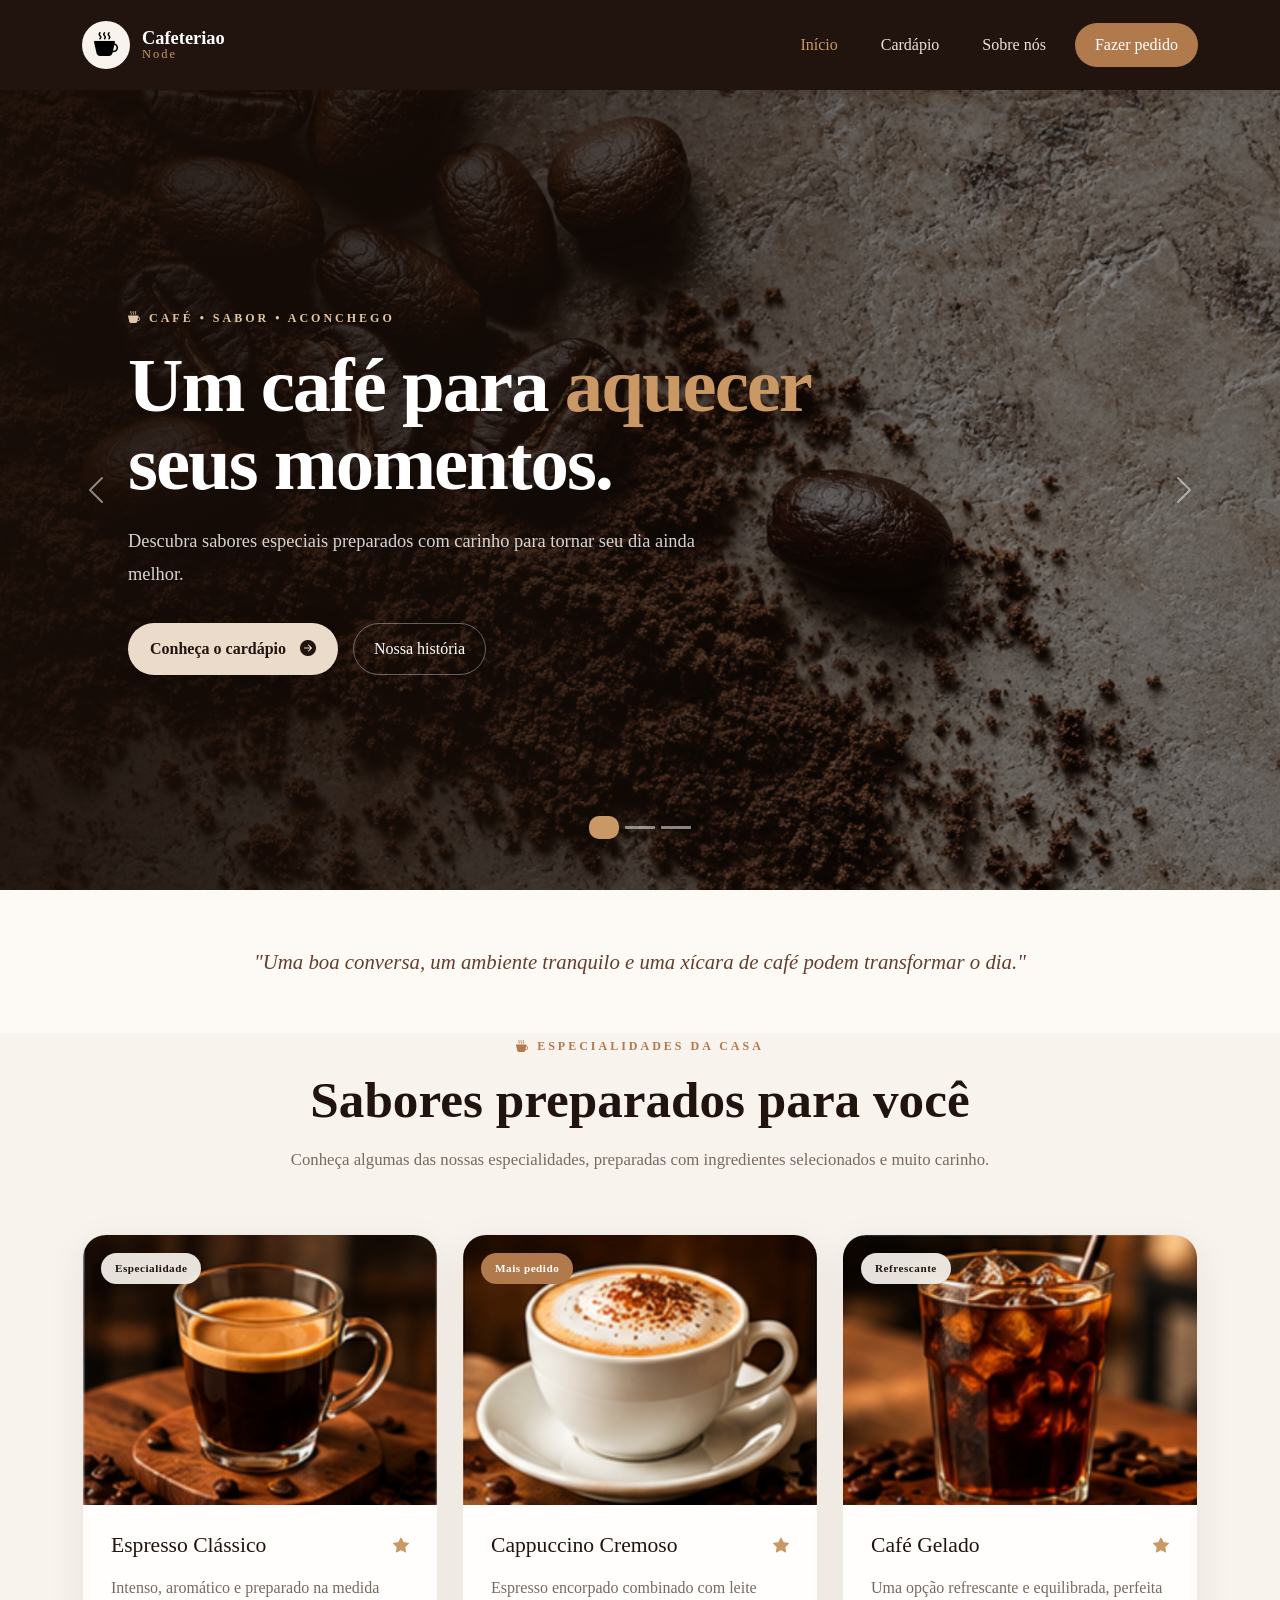
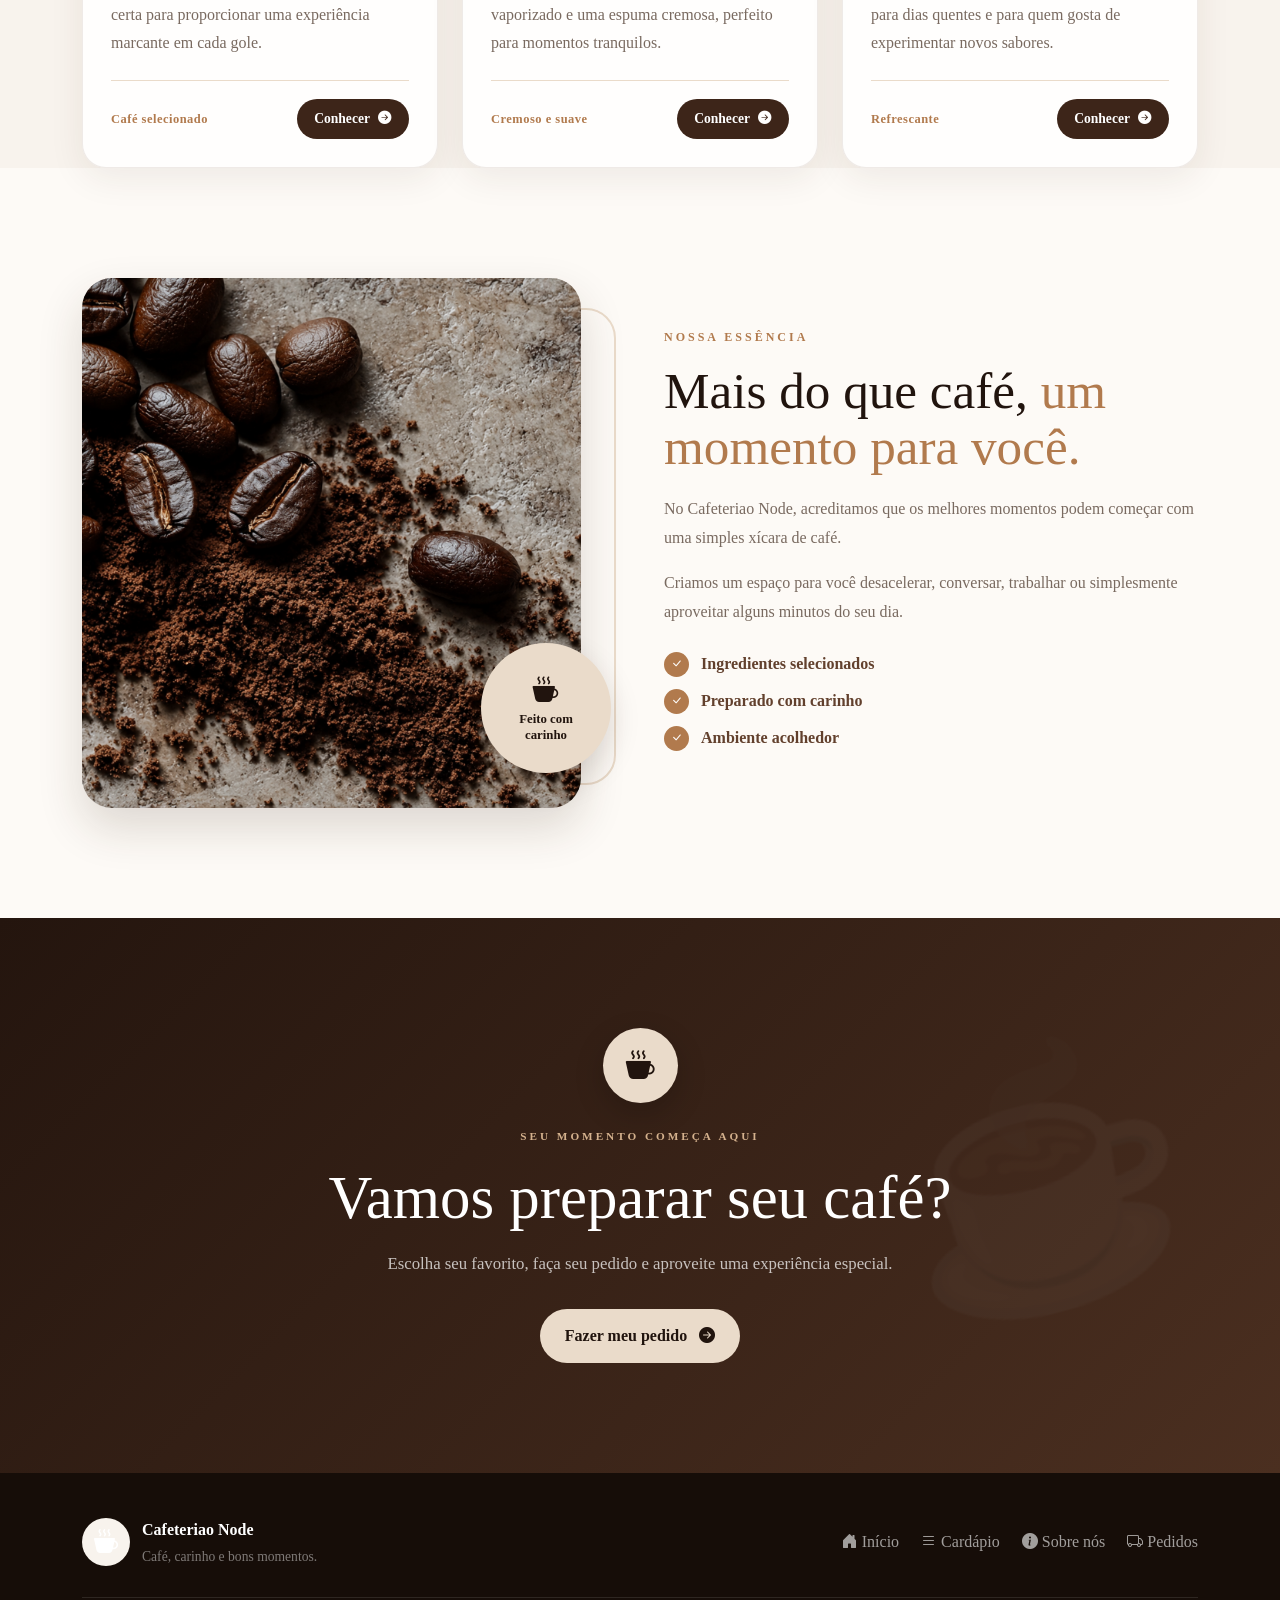
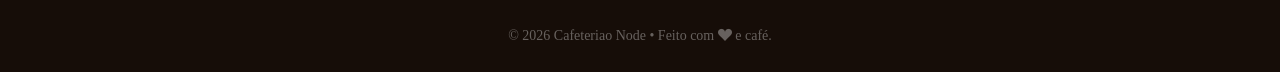
<file: cafeterianode/src/main/resources/templates/index.html>
<!DOCTYPE html>
<html lang="pt-BR">

<head>
    <meta charset="UTF-8">
    <meta name="viewport" content="width=device-width, initial-scale=1.0">

    <title>Cafeteriao Node | Café & Aconchego</title>

    <link href="https://cdn.jsdelivr.net/npm/bootstrap@5.3.8/dist/css/bootstrap.min.css" rel="stylesheet">

    <link rel="stylesheet" href="../static/css/style.css">
    <link rel="stylesheet" href="https://cdn.jsdelivr.net/npm/bootstrap-icons@1.13.1/font/bootstrap-icons.min.css">
</head>

<body>

    <!-- ================= NAVBAR ================= -->

    <header class="navbar-area">

        <nav class="navbar navbar-expand-lg">

            <div class="container">

                <a class="navbar-brand" href="#home">

                    <div class="logo">
                        <i class="bi bi-cup-hot-fill"></i>
                    </div>

                    <div class="brand-text">
                        <strong>Cafeteriao</strong>
                        <span>Node</span>
                    </div>

                </a>


                <button class="navbar-toggler" type="button" data-bs-toggle="collapse" data-bs-target="#menuPrincipal">

                    <span class="navbar-toggler-icon"></span>

                </button>


                <div class="collapse navbar-collapse" id="menuPrincipal">

                    <ul class="navbar-nav ms-auto align-items-lg-center">

                        <li class="nav-item">
                            <a class="nav-link active" href="index.html">
                                Início
                            </a>
                        </li>

                        <li class="nav-item">
                            <a class="nav-link" href="cardapio.html">
                                Cardápio
                            </a>
                        </li>

                        <li class="nav-item">
                            <a class="nav-link" href="sobre_nos.html">
                                Sobre nós
                            </a>
                        </li>

                        <li class="nav-item">
                            <a class="nav-link nav-destaque" href="pedidos.html">
                                Fazer pedido
                            </a>
                        </li>

                    </ul>

                </div>

            </div>

        </nav>

    </header>


    <main>

        <!-- ================= HERO ================= -->

        <section id="home" class="hero">

            <div id="carrosselCafe" class="carousel slide carousel-fade" data-bs-ride="carousel">

                <div class="carousel-indicators">

                    <button type="button" data-bs-target="#carrosselCafe" data-bs-slide-to="0" class="active">
                    </button>

                    <button type="button" data-bs-target="#carrosselCafe" data-bs-slide-to="1">
                    </button>

                    <button type="button" data-bs-target="#carrosselCafe" data-bs-slide-to="2">
                    </button>

                </div>


                <div class="carousel-inner">

                    <!-- SLIDE 1 -->

                    <div class="carousel-item active">

                        <img src="../static/img/cafe.png" alt="Café servido em uma xícara">

                        <div class="hero-overlay"></div>

                        <div class="carousel-caption">

                            <div class="hero-content">

                                <div class="mini-title">
                                    <i class="bi bi-cup-hot-fill"></i> CAFÉ • SABOR • ACONCHEGO
                                </div>

                                <h1>
                                    Um café para
                                    <span>aquecer</span>
                                    seus momentos.
                                </h1>

                                <p>
                                    Descubra sabores especiais preparados
                                    com carinho para tornar seu dia ainda melhor.
                                </p>

                                <div class="hero-buttons">

                                    <a href="/templates/cardapio.html" class="btn-principal">
                                        Conheça o cardápio
                                        <span><i class="bi bi-arrow-right-circle-fill"></i></span>
                                    </a>

                                    <a href="/templates/sobre_nos.html" class="btn-secundario">
                                        Nossa história
                                    </a>

                                </div>

                            </div>

                        </div>

                    </div>


                    <!-- SLIDE 2 -->

                    <div class="carousel-item">

                        <img src="../static/img/cafe2.png" alt="Café sendo preparado">

                        <div class="hero-overlay"></div>

                        <div class="carousel-caption">

                            <div class="hero-content">

                                <div class="mini-title">
                                    <i class="bi bi-star"></i> PREPARADO COM CARINHO
                                </div>

                                <h2>
                                    O segredo está
                                    <span>em cada detalhe.</span>
                                </h2>

                                <p>
                                    Grãos selecionados, ingredientes especiais
                                    e muito cuidado em cada preparo.
                                </p>

                                <a href="/templates/cardapio.html" class="btn-principal">
                                    Descobrir sabores
                                    <span><i class="bi bi-arrow-right-circle-fill"></i></span>
                                </a>

                            </div>

                        </div>

                    </div>


                    <!-- SLIDE 3 -->

                    <div class="carousel-item">

                        <img src="../static/img/cafe3.png" alt="Café espresso servido">

                        <div class="hero-overlay"></div>

                        <div class="carousel-caption">

                            <div class="hero-content">

                                <div class="mini-title">
                                    <i class="bi bi-suit-heart-fill"></i> SEU MOMENTO
                                </div>

                                <h2>
                                    Sente-se,
                                    <span>relaxe</span>
                                    e aproveite.
                                </h2>

                                <p>
                                    Porque alguns momentos ficam ainda melhores
                                    acompanhados de uma boa xícara de café.
                                </p>

                                <a href="/templates/pedidos.html" class="btn-principal">
                                    Fazer meu pedido
                                    <span><i class="bi bi-arrow-right-circle-fill"></i></span>
                                </a>

                            </div>

                        </div>

                    </div>

                </div>


                <button class="carousel-control-prev" type="button" data-bs-target="#carrosselCafe"
                    data-bs-slide="prev">

                    <span class="carousel-control-prev-icon"></span>

                </button>


                <button class="carousel-control-next" type="button" data-bs-target="#carrosselCafe"
                    data-bs-slide="next">

                    <span class="carousel-control-next-icon"></span>

                </button>

            </div>

        </section>


        <!-- ================= FRASE ================= -->

        <section class="frase">

            <div class="container">

                <div class="frase-content">

                    <p>
                        "Uma boa conversa, um ambiente tranquilo
                        e uma xícara de café podem transformar o dia."
                    </p>

                </div>

            </div>

        </section>


        <!-- ================= ESPECIALIDADES DA CASA ================= -->

        <section>

            <div class="container">

                <div class="titulo-secao">

                    <span><i class="bi bi-cup-hot-fill"></i> ESPECIALIDADES DA CASA</span>

                    <h2>
                        Sabores preparados para você
                    </h2>

                    <p>
                        Conheça algumas das nossas especialidades,
                        preparadas com ingredientes selecionados e muito carinho.
                    </p>

                </div>


                <div class="row g-4">

                    <!-- ESPECIALIDADE 1 -->

                    <div class="col-12 col-md-6 col-lg-4">

                        <article class="produto-card">

                            <div class="produto-imagem">

                                <img src="../static/img/espresso.png"
                                    alt="Espresso Clássico">

                                <div class="produto-tag">
                                    Especialidade
                                </div>

                            </div>


                            <div class="produto-info">

                                <div class="produto-topo">

                                    <h3>
                                        Espresso Clássico
                                    </h3>

                                    <span class="estrela">
                                        <i class="bi bi-star-fill"></i>
                                    </span>

                                </div>

                                <p>
                                    Intenso, aromático e preparado na medida
                                    certa para proporcionar uma experiência
                                    marcante em cada gole.
                                </p>


                                <div class="produto-bottom">

                                    <span class="descricao-produto">
                                        Café selecionado
                                    </span>

                                    <a href="/templates/cardapio.html" class="btn-pedir">
                                        Conhecer
                                        <span><i class="bi bi-arrow-right-circle-fill"></i></span>
                                    </a>

                                </div>

                            </div>

                        </article>

                    </div>


                    <!-- ESPECIALIDADE 2 -->

                    <div class="col-12 col-md-6 col-lg-4">

                        <article class="produto-card">

                            <div class="produto-imagem">

                                <img src="../static/img/cappuccino.png"
                                    alt="Cappuccino Cremoso">

                                <div class="produto-tag favorito">
                                    Mais pedido
                                </div>

                            </div>


                            <div class="produto-info">

                                <div class="produto-topo">

                                    <h3>
                                        Cappuccino Cremoso
                                    </h3>

                                    <span class="estrela">
                                        <i class="bi bi-star-fill"></i>
                                    </span>

                                </div>

                                <p>
                                    Espresso encorpado combinado com leite
                                    vaporizado e uma espuma cremosa,
                                    perfeito para momentos tranquilos.
                                </p>


                                <div class="produto-bottom">

                                    <span class="descricao-produto">
                                        Cremoso e suave
                                    </span>

                                    <a href="/templates/cardapio.html" class="btn-pedir">
                                        Conhecer
                                        <span><i class="bi bi-arrow-right-circle-fill"></i></span>
                                    </a>

                                </div>

                            </div>

                        </article>

                    </div>


                    <!-- ESPECIALIDADE 3 -->

                    <div class="col-12 col-md-6 col-lg-4">

                        <article class="produto-card">

                            <div class="produto-imagem">

                                <img src="../static/img/cafe-gelado.png"
                                    alt="Café Gelado">

                                <div class="produto-tag">
                                    Refrescante
                                </div>

                            </div>


                            <div class="produto-info">

                                <div class="produto-topo">

                                    <h3>
                                        Café Gelado
                                    </h3>

                                    <span class="estrela">
                                        <i class="bi bi-star-fill"></i>
                                    </span>

                                </div>

                                <p>
                                    Uma opção refrescante e equilibrada,
                                    perfeita para dias quentes e para quem
                                    gosta de experimentar novos sabores.
                                </p>


                                <div class="produto-bottom">

                                    <span class="descricao-produto">
                                        Refrescante
                                    </span>

                                    <a href="/templates/cardapio.html" class="btn-pedir">
                                        Conhecer
                                        <span><i class="bi bi-arrow-right-circle-fill"></i></span>
                                    </a>

                                </div>

                            </div>

                        </article>

                    </div>

                </div>

            </div>

        </section>




        <!-- ================= SOBRE ================= -->

        <section id="sobre" class="sobre">

            <div class="container">

                <div class="row align-items-center g-5">

                    <div class="col-lg-6">

                        <div class="sobre-imagem">

                            <img src="../static/img/cafe.png" alt="Ambiente aconchegante da cafeteria">

                            <div class="selo">

                                <span><i class="bi bi-cup-hot-fill"></i></span>

                                <strong>
                                    Feito com
                                    <br>
                                    carinho
                                </strong>

                            </div>

                        </div>

                    </div>


                    <div class="col-lg-6">

                        <div class="sobre-texto">

                            <span class="mini-title-dark">
                                NOSSA ESSÊNCIA
                            </span>

                            <h2>
                                Mais do que café,
                                <span>um momento para você.</span>
                            </h2>

                            <p>
                                No Cafeteriao Node, acreditamos que
                                os melhores momentos podem começar com
                                uma simples xícara de café.
                            </p>

                            <p>
                                Criamos um espaço para você desacelerar,
                                conversar, trabalhar ou simplesmente
                                aproveitar alguns minutos do seu dia.
                            </p>


                            <div class="beneficios">

                                <div>
                                    <span><i class="bi bi-check-lg"></i></span>
                                    <p>
                                        Ingredientes selecionados
                                    </p>
                                </div>

                                <div>
                                    <span><i class="bi bi-check-lg"></i></span>
                                    <p>
                                        Preparado com carinho
                                    </p>
                                </div>

                                <div>
                                    <span><i class="bi bi-check-lg"></i></span>
                                    <p>
                                        Ambiente acolhedor
                                    </p>
                                </div>

                            </div>

                        </div>

                    </div>

                </div>

            </div>

        </section>


        <!-- ================= PEDIDOS ================= -->

        <section id="pedidos" class="pedidos">

            <div class="container">

                <div class="pedido-box">

                    <div class="pedido-icone">
                        <i class="bi bi-cup-hot-fill"></i>
                    </div>

                    <span>
                        SEU MOMENTO COMEÇA AQUI
                    </span>

                    <h2>
                        Vamos preparar seu café?
                    </h2>

                    <p>
                        Escolha seu favorito, faça seu pedido
                        e aproveite uma experiência especial.
                    </p>

                    <a href="templates/pedidos.html" class="btn-pedido-final">

                        Fazer meu pedido

                        <span><i class="bi bi-arrow-right-circle-fill"></i></span>

                    </a>

                </div>

            </div>

        </section>

    </main>


    <!-- =====================================================
     FOOTER
====================================================== -->

    <footer>

        <div class="container">

            <div class="footer-top">


                <div class="footer-brand">

                    <div class="logo">

                        <i class="bi bi-cup-hot-fill"></i>

                    </div>

                    <div>

                        <strong>
                            Cafeteriao Node
                        </strong>

                        <p>
                            Café, carinho e bons momentos.
                        </p>

                    </div>

                </div>


                <div class="footer-links">

                    <a href="/index.html">
                        <i class="bi bi-house-door-fill"></i> Início
                    </a>

                    <a href="/templates/cardapio.html">
                        <i class="bi bi-list"></i> Cardápio
                    </a>

                    <a href="/templates/sobre_nos.html">
                        <i class="bi bi-info-circle-fill"></i> Sobre nós
                    </a>

                    <a href="/templates/pedidos.html">
                        <i class="bi bi-truck"></i> Pedidos
                    </a>

                </div>

            </div>


            <div class="footer-bottom">

                <small>
                    © 2026 Cafeteriao Node
                    • Feito com <i class="bi bi-suit-heart-fill"></i> e café.
                </small>

            </div>

        </div>

    </footer>


    <script src="https://cdn.jsdelivr.net/npm/bootstrap@5.3.8/dist/js/bootstrap.bundle.min.js">
    </script>

</body>

</html>
</file>
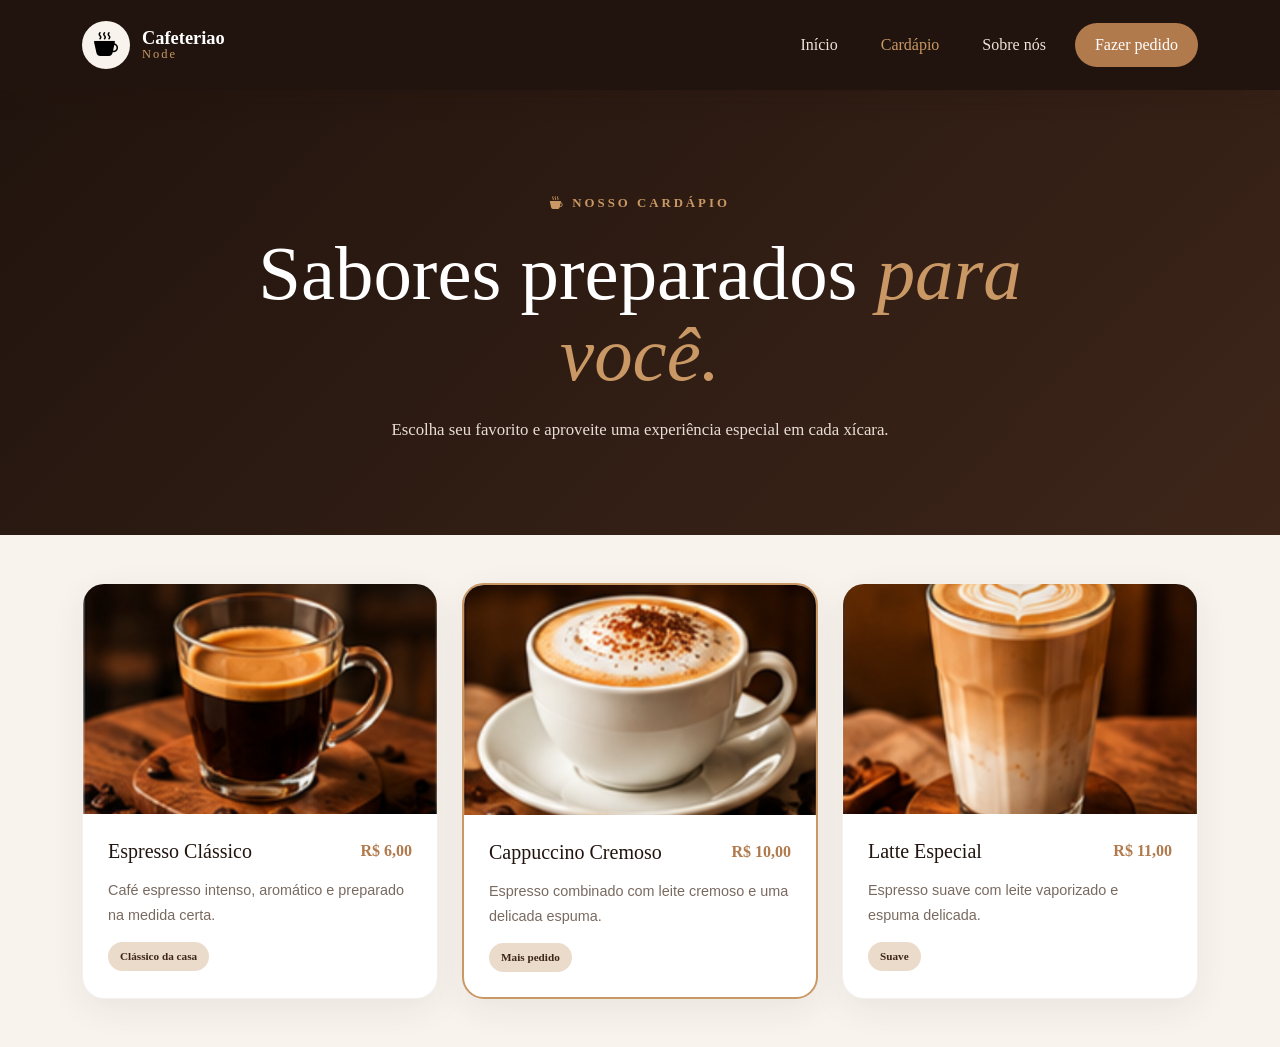
<file: cafeterianode/src/main/resources/templates/cardapio.html>
<!DOCTYPE html>
<html lang="pt-BR">

<head>
  <meta charset="UTF-8" />
  <meta name="viewport" content="width=device-width, initial-scale=1.0" />
  <title>Cardápio | Cafeteriao Node</title>
  <link href="https://cdn.jsdelivr.net/npm/bootstrap@5.3.8/dist/css/bootstrap.min.css" rel="stylesheet" />
  <link rel="stylesheet" href="../static/css/cardapio.css">
  <link rel="stylesheet" href="https://cdn.jsdelivr.net/npm/bootstrap-icons@1.13.1/font/bootstrap-icons.min.css" />
</head>

<body>
  <header class="navbar-area">
    <nav class="navbar navbar-expand-lg">
      <div class="container">
        <a class="navbar-brand" href="/index.html">
          <div class="logo"><i class="bi bi-cup-hot-fill"></i></div>
          <div class="brand-text"><strong>Cafeteriao</strong><span>Node</span></div>
        </a>
        <button class="navbar-toggler" type="button" data-bs-toggle="collapse" data-bs-target="#menuPrincipal">
          <span class="navbar-toggler-icon"></span>
        </button>
        <div class="collapse navbar-collapse" id="menuPrincipal">
          <ul class="navbar-nav ms-auto align-items-lg-center">
            <li class="nav-item"><a class="nav-link" href="index.html">Início</a></li>
            <li class="nav-item"><a class="nav-link active" href="cardapio.html">Cardápio</a></li>
            <li class="nav-item"><a class="nav-link" href="sobre_nos.html">Sobre nós</a></li>
            <li class="nav-item"><a class="nav-link nav-destaque" href="pedidos.html">Fazer pedido</a></li>
          </ul>
        </div>
      </div>
    </nav>
  </header>

  <main>
    <section class="cabecalho-cardapio">
      <div class="container">
        <span class="mini-title"><i class="bi bi-cup-hot-fill"></i> NOSSO CARDÁPIO</span>
        <h1>Sabores preparados <span>para você.</span></h1>
        <p>Escolha seu favorito e aproveite uma experiência especial em cada xícara.</p>
      </div>
    </section>

    <section class="container py-5">
      <div class="row g-4">
        <div class="col-md-6 col-lg-4">
          <div class="produto-card">
            <div class="produto-imagem"><img src="../static/img/espresso.png" alt="Espresso Clássico" /></div>
            <div class="produto-conteudo">
              <div class="produto-topo">
                <h3>Espresso Clássico</h3>
                <span class="preco">R$ 6,00</span>
              </div>
              <p>Café espresso intenso, aromático e preparado na medida certa.</p>
              <span class="produto-tag">Clássico da casa</span>
            </div>
          </div>
        </div>

        <div class="col-md-6 col-lg-4">
          <div class="produto-card destaque-card">
            <div class="produto-imagem"><img src="../static/img/cappuccino.png" alt="Cappuccino Cremoso" /></div>
            <div class="produto-conteudo">
              <div class="produto-topo">
                <h3>Cappuccino Cremoso</h3>
                <span class="preco">R$ 10,00</span>
              </div>
              <p>Espresso combinado com leite cremoso e uma delicada espuma.</p>
              <span class="produto-tag">Mais pedido</span>
            </div>
          </div>
        </div>

        <div class="col-md-6 col-lg-4">
          <div class="produto-card">
            <div class="produto-imagem"><img src="../static/img/latte.png" alt="Latte Especial" /></div>
            <div class="produto-conteudo">
              <div class="produto-topo">
                <h3>Latte Especial</h3>
                <span class="preco">R$ 11,00</span>
              </div>
              <p>Espresso suave com leite vaporizado e espuma delicada.</p>
              <span class="produto-tag">Suave</span>
            </div>
          </div>
        </div>
      </div>
    </section>
  </main>

  <script src="https://cdn.jsdelivr.net/npm/bootstrap@5.3.8/dist/js/bootstrap.bundle.min.js"></script>
</body>

</html>
</file>
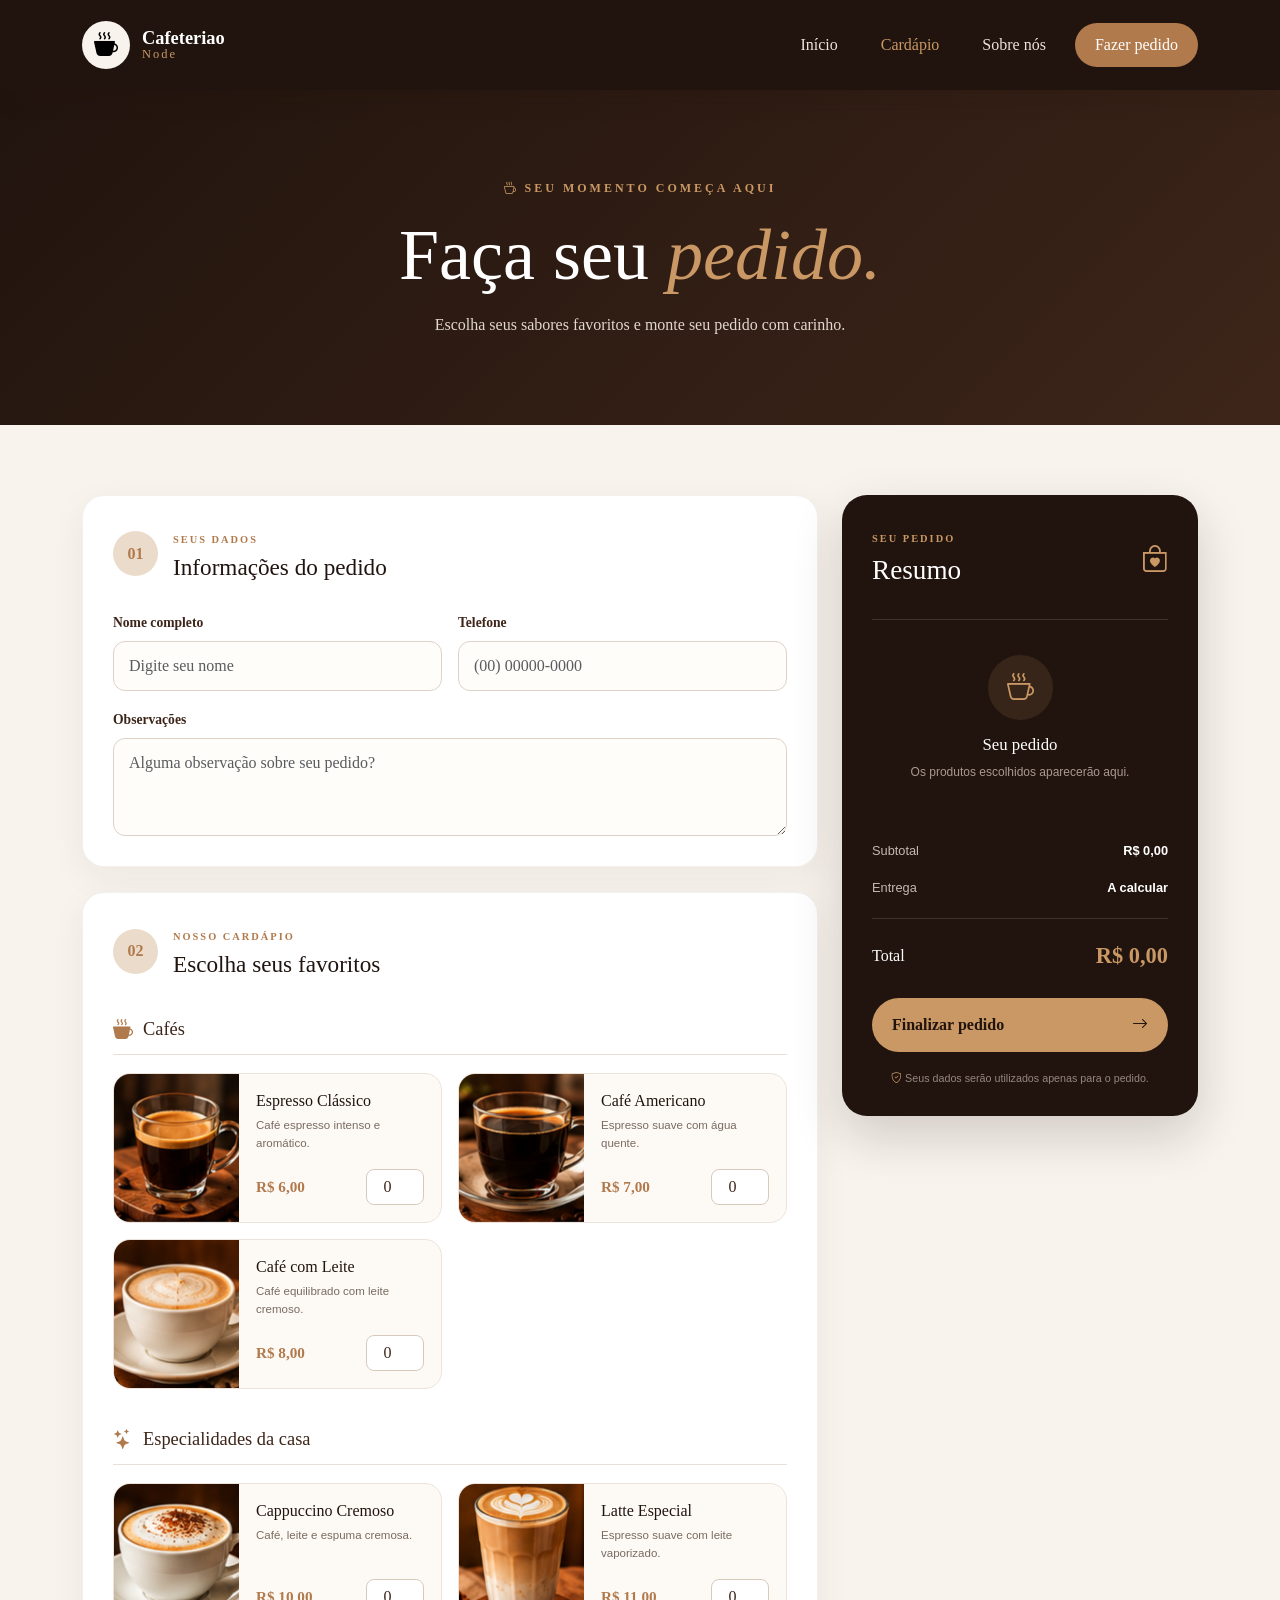
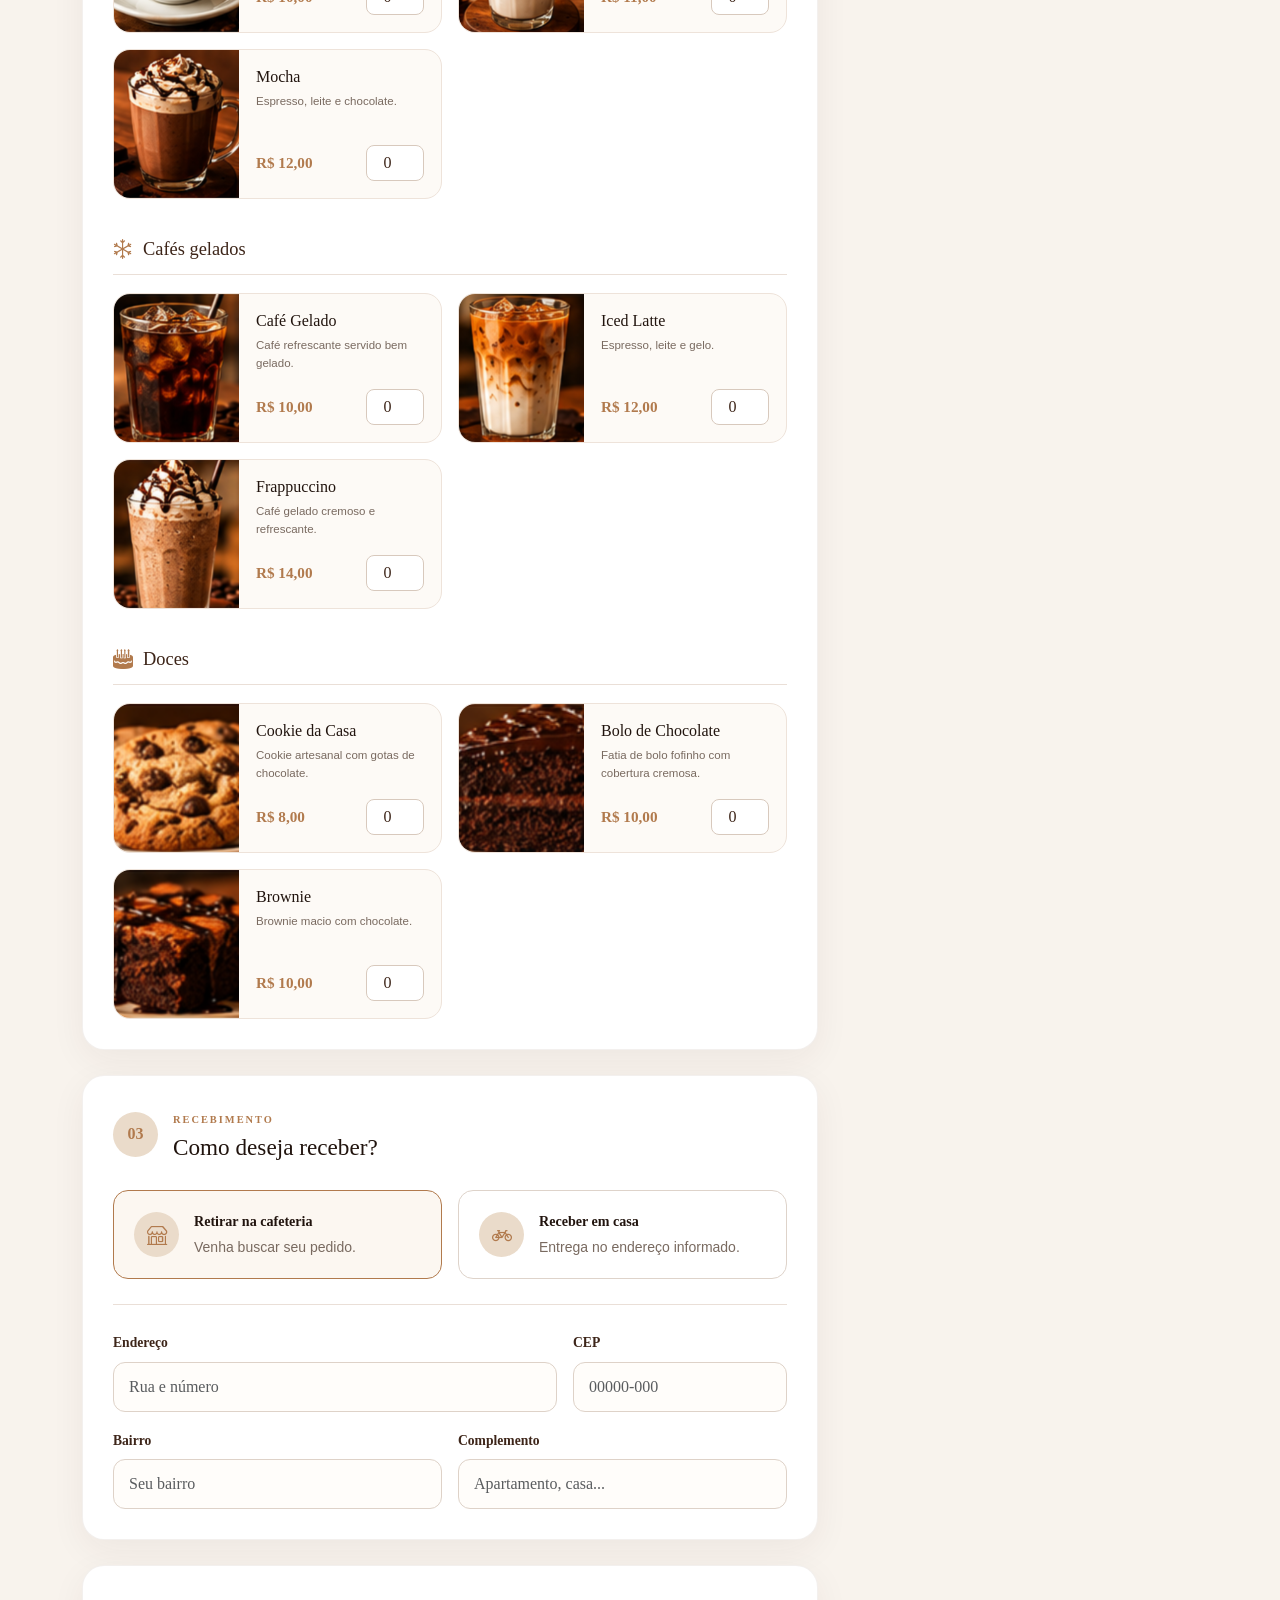
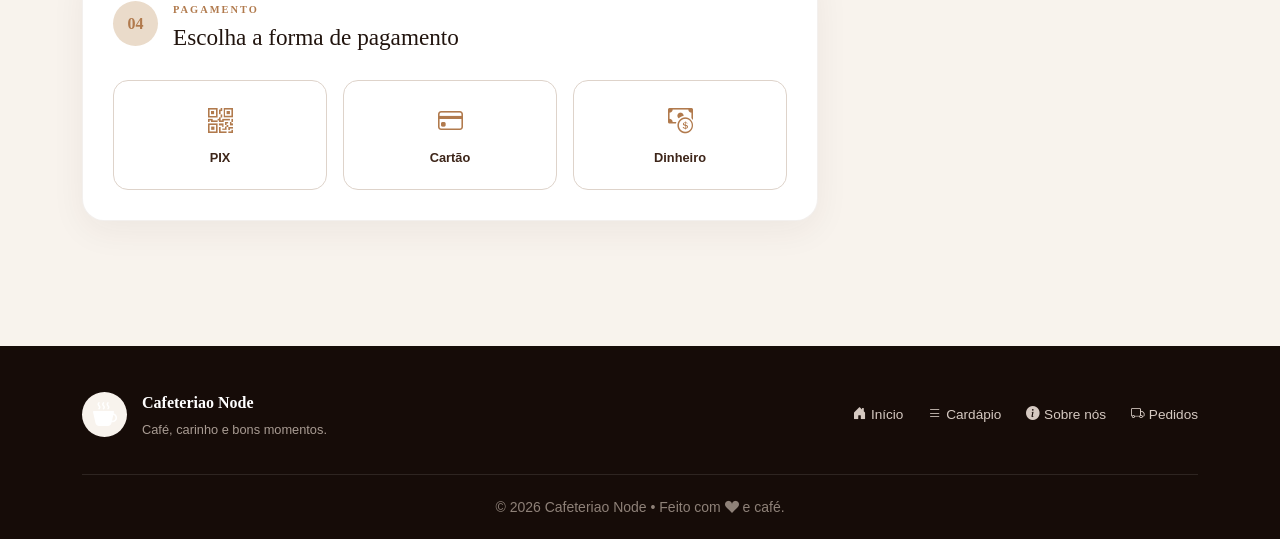
<file: cafeterianode/src/main/resources/templates/pedidos.html>
<!DOCTYPE html>
<html lang="pt-BR">

<head>

    <meta charset="UTF-8">

    <meta name="viewport" content="width=device-width, initial-scale=1.0">

    <title>Pedidos | Cafeteriao Node</title>

    <!-- Bootstrap -->
    <link href="https://cdn.jsdelivr.net/npm/bootstrap@5.3.8/dist/css/bootstrap.min.css" rel="stylesheet">

    <!-- Bootstrap Icons -->
    <link rel="stylesheet" href="https://cdn.jsdelivr.net/npm/bootstrap-icons@1.13.1/font/bootstrap-icons.min.css">

    <!-- CSS -->
    <link rel="stylesheet" href="../static/css/pedidos.css">

</head>


<body>


    <!-- =====================================================
     NAVBAR
====================================================== -->

    <header class="navbar-area">

        <nav class="navbar navbar-expand-lg">

            <div class="container">

                <a class="navbar-brand" href="index.html">

                    <div class="logo"><i class="bi bi-cup-hot-fill"></i></div>

                    <div class="brand-text">
                        <strong>Cafeteriao</strong>
                        <span>Node</span>
                    </div>

                </a>

                <button class="navbar-toggler" type="button" data-bs-toggle="collapse" data-bs-target="#menuPrincipal">

                    <span class="navbar-toggler-icon"></span>

                </button>

                <div class="collapse navbar-collapse" id="menuPrincipal">

                    <ul class="navbar-nav ms-auto align-items-lg-center">

                        <li class="nav-item">
                            <a class="nav-link" href="index.html">
                                Início
                            </a>
                        </li>

                        <li class="nav-item">
                            <a class="nav-link active" href="cardapio.html">
                                Cardápio
                            </a>
                        </li>

                        <li class="nav-item">
                            <a class="nav-link" href="sobre_nos.html">
                                Sobre nós
                            </a>
                        </li>

                        <li class="nav-item">
                            <a class="nav-link nav-destaque" href="pedidos.html">
                                Fazer pedido
                            </a>
                        </li>

                    </ul>

                </div>

            </div>

        </nav>

    </header>



    <!-- =====================================================
     CABEÇALHO
====================================================== -->

    <section class="pedido-header">

        <div class="container">

            <div class="pedido-header-content">

                <span class="mini-title">

                    <i class="bi bi-cup-hot"></i>

                    SEU MOMENTO COMEÇA AQUI

                </span>


                <h1>

                    Faça seu

                    <span>pedido.</span>

                </h1>


                <p>

                    Escolha seus sabores favoritos
                    e monte seu pedido com carinho.

                </p>

            </div>

        </div>

    </section>



    <!-- =====================================================
     CONTEÚDO
====================================================== -->

    <main class="area-pedido">

        <div class="container">

            <div class="row g-4">


                <!-- =================================================
                 COLUNA PRINCIPAL
            ================================================== -->

                <div class="col-lg-8">


                    <!-- DADOS DO CLIENTE -->

                    <section class="pedido-card">

                        <div class="card-title-area">

                            <div class="numero">
                                01
                            </div>

                            <div>

                                <span>
                                    SEUS DADOS
                                </span>

                                <h2>
                                    Informações do pedido
                                </h2>

                            </div>

                        </div>


                        <div class="row g-3">


                            <div class="col-md-6">

                                <label class="form-label">
                                    Nome completo
                                </label>

                                <input type="text" class="form-control" placeholder="Digite seu nome">

                            </div>


                            <div class="col-md-6">

                                <label class="form-label">
                                    Telefone
                                </label>

                                <input type="tel" class="form-control" placeholder="(00) 00000-0000">

                            </div>


                            <div class="col-12">

                                <label class="form-label">
                                    Observações
                                </label>

                                <textarea class="form-control" rows="3"
                                    placeholder="Alguma observação sobre seu pedido?"></textarea>

                            </div>

                        </div>

                    </section>



                    <!-- =================================================
                     PRODUTOS
                ================================================== -->

                    <section class="pedido-card">

                        <div class="card-title-area">

                            <div class="numero">
                                02
                            </div>

                            <div>

                                <span>
                                    NOSSO CARDÁPIO
                                </span>

                                <h2>
                                    Escolha seus favoritos
                                </h2>

                            </div>

                        </div>



                        <!-- CAFÉS -->

                        <div class="categoria-titulo">

                            <i class="bi bi-cup-hot-fill"></i>

                            <h3>
                                Cafés
                            </h3>

                        </div>


                        <div class="row g-3">


                            <!-- ESPRESSO -->

                            <div class="col-md-6">

                                <div class="produto">

                                    <img src="../static/img/espresso.png" alt="Espresso Clássico">


                                    <div class="produto-info">

                                        <div>

                                            <h4>
                                                Espresso Clássico
                                            </h4>

                                            <p>
                                                Café espresso intenso e aromático.
                                            </p>

                                        </div>


                                        <div class="produto-bottom">

                                            <strong>
                                                R$ 6,00
                                            </strong>

                                            <input type="number" min="0" value="0" class="quantidade"
                                                aria-label="Quantidade de Espresso Clássico">

                                        </div>

                                    </div>

                                </div>

                            </div>



                            <!-- AMERICANO -->

                            <div class="col-md-6">

                                <div class="produto">

                                    <img src="../static/img/americano.png" alt="Café Americano">


                                    <div class="produto-info">

                                        <div>

                                            <h4>
                                                Café Americano
                                            </h4>

                                            <p>
                                                Espresso suave com água quente.
                                            </p>

                                        </div>


                                        <div class="produto-bottom">

                                            <strong>
                                                R$ 7,00
                                            </strong>

                                            <input type="number" min="0" value="0" class="quantidade"
                                                aria-label="Quantidade de Café Americano">

                                        </div>

                                    </div>

                                </div>

                            </div>



                            <!-- CAFÉ COM LEITE -->

                            <div class="col-md-6">

                                <div class="produto">

                                    <img src="../static/img/cafe-leite.png" alt="Café com Leite">


                                    <div class="produto-info">

                                        <div>

                                            <h4>
                                                Café com Leite
                                            </h4>

                                            <p>
                                                Café equilibrado com leite cremoso.
                                            </p>

                                        </div>


                                        <div class="produto-bottom">

                                            <strong>
                                                R$ 8,00
                                            </strong>

                                            <input type="number" min="0" value="0" class="quantidade"
                                                aria-label="Quantidade de Café com Leite">

                                        </div>

                                    </div>

                                </div>

                            </div>

                        </div>



                        <!-- =================================================
                         ESPECIAIS
                    ================================================== -->

                        <div class="categoria-titulo">

                            <i class="bi bi-stars"></i>

                            <h3>
                                Especialidades da casa
                            </h3>

                        </div>


                        <div class="row g-3">


                            <!-- CAPPUCCINO -->

                            <div class="col-md-6">

                                <div class="produto">

                                    <img src="../static/img/cappuccino.png" alt="Cappuccino Cremoso">


                                    <div class="produto-info">

                                        <div>

                                            <h4>
                                                Cappuccino Cremoso
                                            </h4>

                                            <p>
                                                Café, leite e espuma cremosa.
                                            </p>

                                        </div>


                                        <div class="produto-bottom">

                                            <strong>
                                                R$ 10,00
                                            </strong>

                                            <input type="number" min="0" value="0" class="quantidade"
                                                aria-label="Quantidade de Cappuccino">

                                        </div>

                                    </div>

                                </div>

                            </div>



                            <!-- LATTE -->

                            <div class="col-md-6">

                                <div class="produto">

                                    <img src="../static/img/latte.png" alt="Latte Especial">


                                    <div class="produto-info">

                                        <div>

                                            <h4>
                                                Latte Especial
                                            </h4>

                                            <p>
                                                Espresso suave com leite vaporizado.
                                            </p>

                                        </div>


                                        <div class="produto-bottom">

                                            <strong>
                                                R$ 11,00
                                            </strong>

                                            <input type="number" min="0" value="0" class="quantidade"
                                                aria-label="Quantidade de Latte">

                                        </div>

                                    </div>

                                </div>

                            </div>



                            <!-- MOCHA -->

                            <div class="col-md-6">

                                <div class="produto">

                                    <img src="../static/img/mocha.png" alt="Mocha">


                                    <div class="produto-info">

                                        <div>

                                            <h4>
                                                Mocha
                                            </h4>

                                            <p>
                                                Espresso, leite e chocolate.
                                            </p>

                                        </div>


                                        <div class="produto-bottom">

                                            <strong>
                                                R$ 12,00
                                            </strong>

                                            <input type="number" min="0" value="0" class="quantidade"
                                                aria-label="Quantidade de Mocha">

                                        </div>

                                    </div>

                                </div>

                            </div>

                        </div>



                        <!-- =================================================
                         GELADOS
                    ================================================== -->

                        <div class="categoria-titulo">

                            <i class="bi bi-snow"></i>

                            <h3>
                                Cafés gelados
                            </h3>

                        </div>


                        <div class="row g-3">


                            <!-- CAFÉ GELADO -->

                            <div class="col-md-6">

                                <div class="produto">

                                    <img src="../static/img/cafe-gelado.png" alt="Café Gelado">


                                    <div class="produto-info">

                                        <div>

                                            <h4>
                                                Café Gelado
                                            </h4>

                                            <p>
                                                Café refrescante servido bem gelado.
                                            </p>

                                        </div>


                                        <div class="produto-bottom">

                                            <strong>
                                                R$ 10,00
                                            </strong>

                                            <input type="number" min="0" value="0" class="quantidade">

                                        </div>

                                    </div>

                                </div>

                            </div>



                            <!-- ICED LATTE -->

                            <div class="col-md-6">

                                <div class="produto">

                                    <img src="../static/img/iced-latte.png" alt="Iced Latte">


                                    <div class="produto-info">

                                        <div>

                                            <h4>
                                                Iced Latte
                                            </h4>

                                            <p>
                                                Espresso, leite e gelo.
                                            </p>

                                        </div>


                                        <div class="produto-bottom">

                                            <strong>
                                                R$ 12,00
                                            </strong>

                                            <input type="number" min="0" value="0" class="quantidade">

                                        </div>

                                    </div>

                                </div>

                            </div>



                            <!-- FRAPPUCCINO -->

                            <div class="col-md-6">

                                <div class="produto">

                                    <img src="../static/img/frappuccino.png" alt="Frappuccino">


                                    <div class="produto-info">

                                        <div>

                                            <h4>
                                                Frappuccino
                                            </h4>

                                            <p>
                                                Café gelado cremoso e refrescante.
                                            </p>

                                        </div>


                                        <div class="produto-bottom">

                                            <strong>
                                                R$ 14,00
                                            </strong>

                                            <input type="number" min="0" value="0" class="quantidade">

                                        </div>

                                    </div>

                                </div>

                            </div>

                        </div>



                        <!-- =================================================
                         DOCES
                    ================================================== -->

                        <div class="categoria-titulo">

                            <i class="bi bi-cake2-fill"></i>

                            <h3>
                                Doces
                            </h3>

                        </div>


                        <div class="row g-3">


                            <!-- CHOCOLATE -->

                            <div class="col-md-6">

                                <div class="produto">

                                    <img src="../static/img/cookie.png" alt="Cookie da Casa">


                                    <div class="produto-info">

                                        <div>

                                            <h4>
                                                Cookie da Casa
                                            </h4>

                                            <p>
                                                Cookie artesanal com gotas de chocolate.
                                            </p>

                                        </div>


                                        <div class="produto-bottom">

                                            <strong>
                                                R$ 8,00
                                            </strong>

                                            <input type="number" min="0" value="0" class="quantidade">

                                        </div>

                                    </div>

                                </div>

                            </div>



                            <!-- BOLO DE CHOCOLATE -->

                            <div class="col-md-6">

                                <div class="produto">

                                    <img src="../static/img/bolo.png" alt="Bolo de Chocolate">


                                    <div class="produto-info">

                                        <div>

                                            <h4>
                                                Bolo de Chocolate
                                            </h4>

                                            <p>
                                                Fatia de bolo fofinho com cobertura cremosa.
                                            </p>

                                        </div>


                                        <div class="produto-bottom">

                                            <strong>
                                                R$ 10,00
                                            </strong>

                                            <input type="number" min="0" value="0" class="quantidade">

                                        </div>

                                    </div>

                                </div>

                            </div>



                            <!-- BROWNIE -->

                            <div class="col-md-6">

                                <div class="produto">

                                    <img src="../static/img/brownie.png" alt="Brownie">


                                    <div class="produto-info">

                                        <div>

                                            <h4>
                                                Brownie
                                            </h4>

                                            <p>
                                                Brownie macio com chocolate.
                                            </p>

                                        </div>


                                        <div class="produto-bottom">

                                            <strong>
                                                R$ 10,00
                                            </strong>

                                            <input type="number" min="0" value="0" class="quantidade">

                                        </div>

                                    </div>

                                </div>

                            </div>

                        </div>

                    </section>



                    <!-- =================================================
                     RECEBIMENTO
                ================================================== -->

                    <section class="pedido-card">

                        <div class="card-title-area">

                            <div class="numero">
                                03
                            </div>

                            <div>

                                <span>
                                    RECEBIMENTO
                                </span>

                                <h2>
                                    Como deseja receber?
                                </h2>

                            </div>

                        </div>


                        <div class="row g-3">


                            <div class="col-md-6">

                                <div class="opcao">

                                    <input type="radio" name="recebimento" id="retirada" checked>

                                    <label for="retirada">

                                        <i class="bi bi-shop"></i>

                                        <div>

                                            <strong>
                                                Retirar na cafeteria
                                            </strong>

                                            <small>
                                                Venha buscar seu pedido.
                                            </small>

                                        </div>

                                    </label>

                                </div>

                            </div>



                            <div class="col-md-6">

                                <div class="opcao">

                                    <input type="radio" name="recebimento" id="entrega">

                                    <label for="entrega">

                                        <i class="bi bi-bicycle"></i>

                                        <div>

                                            <strong>
                                                Receber em casa
                                            </strong>

                                            <small>
                                                Entrega no endereço informado.
                                            </small>

                                        </div>

                                    </label>

                                </div>

                            </div>

                        </div>


                        <div class="endereco">

                            <div class="row g-3">

                                <div class="col-md-8">

                                    <label class="form-label">
                                        Endereço
                                    </label>

                                    <input type="text" class="form-control" placeholder="Rua e número">

                                </div>


                                <div class="col-md-4">

                                    <label class="form-label">
                                        CEP
                                    </label>

                                    <input type="text" class="form-control" placeholder="00000-000">

                                </div>


                                <div class="col-md-6">

                                    <label class="form-label">
                                        Bairro
                                    </label>

                                    <input type="text" class="form-control" placeholder="Seu bairro">

                                </div>


                                <div class="col-md-6">

                                    <label class="form-label">
                                        Complemento
                                    </label>

                                    <input type="text" class="form-control" placeholder="Apartamento, casa...">

                                </div>

                            </div>

                        </div>

                    </section>



                    <!-- =================================================
                     PAGAMENTO
                ================================================== -->

                    <section class="pedido-card">

                        <div class="card-title-area">

                            <div class="numero">
                                04
                            </div>

                            <div>

                                <span>
                                    PAGAMENTO
                                </span>

                                <h2>
                                    Escolha a forma de pagamento
                                </h2>

                            </div>

                        </div>


                        <div class="row g-3">


                            <div class="col-md-4">

                                <div class="pagamento">

                                    <input type="radio" name="pagamento" id="pix">

                                    <label for="pix">

                                        <i class="bi bi-qr-code"></i>

                                        <span>
                                            PIX
                                        </span>

                                    </label>

                                </div>

                            </div>


                            <div class="col-md-4">

                                <div class="pagamento">

                                    <input type="radio" name="pagamento" id="cartao">

                                    <label for="cartao">

                                        <i class="bi bi-credit-card"></i>

                                        <span>
                                            Cartão
                                        </span>

                                    </label>

                                </div>

                            </div>


                            <div class="col-md-4">

                                <div class="pagamento">

                                    <input type="radio" name="pagamento" id="dinheiro">

                                    <label for="dinheiro">

                                        <i class="bi bi-cash-coin"></i>

                                        <span>
                                            Dinheiro
                                        </span>

                                    </label>

                                </div>

                            </div>

                        </div>

                    </section>

                </div>



                <!-- =================================================
                 RESUMO
            ================================================== -->

                <div class="col-lg-4">

                    <aside class="resumo-card">

                        <div class="resumo-topo">

                            <div>

                                <span>
                                    SEU PEDIDO
                                </span>

                                <h2>
                                    Resumo
                                </h2>

                            </div>

                            <i class="bi bi-bag-heart"></i>

                        </div>


                        <div class="resumo-vazio">

                            <div class="resumo-icon">

                                <i class="bi bi-cup-hot"></i>

                            </div>

                            <h3>
                                Seu pedido
                            </h3>

                            <p>
                                Os produtos escolhidos
                                aparecerão aqui.
                            </p>

                        </div>


                        <div class="resumo-linha">

                            <span>
                                Subtotal
                            </span>

                            <strong>
                                R$ 0,00
                            </strong>

                        </div>


                        <div class="resumo-linha">

                            <span>
                                Entrega
                            </span>

                            <strong>
                                A calcular
                            </strong>

                        </div>


                        <div class="resumo-total">

                            <span>
                                Total
                            </span>

                            <strong>
                                R$ 0,00
                            </strong>

                        </div>


                        <button type="submit" class="btn-finalizar">

                            Finalizar pedido

                            <i class="bi bi-arrow-right"></i>

                        </button>


                        <p class="seguranca">

                            <i class="bi bi-shield-check"></i>

                            Seus dados serão utilizados
                            apenas para o pedido.

                        </p>

                    </aside>

                </div>

            </div>

        </div>

    </main>



    <!-- =====================================================
     FOOTER
====================================================== -->

    <footer>

        <div class="container">

            <div class="footer-top">


                <div class="footer-brand">

                    <div class="logo">

                        <i class="bi bi-cup-hot-fill"></i>

                    </div>

                    <div>

                        <strong>
                            Cafeteriao Node
                        </strong>

                        <p>
                            Café, carinho e bons momentos.
                        </p>

                    </div>

                </div>


                <div class="footer-links">

                    <a href="/index.html">
                        <i class="bi bi-house-door-fill"></i> Início
                    </a>

                    <a href="/templates/cardapio.html">
                        <i class="bi bi-list"></i> Cardápio
                    </a>

                    <a href="/templates/sobre_nos.html">
                        <i class="bi bi-info-circle-fill"></i> Sobre nós
                    </a>

                    <a href="/templates/pedidos.html">
                        <i class="bi bi-truck"></i> Pedidos
                    </a>

                </div>

            </div>


            <div class="footer-bottom">

                <small>
                    © 2026 Cafeteriao Node
                    • Feito com <i class="bi bi-suit-heart-fill"></i> e café.
                </small>

            </div>

        </div>

    </footer>



    <!-- Bootstrap JS apenas para o menu responsivo -->

    <script src="https://cdn.jsdelivr.net/npm/bootstrap@5.3.8/dist/js/bootstrap.bundle.min.js">
    </script>

</body>

</html>
</file>
<file: cafeterianode/src/main/resources/static/css/style.css>
/* =====================================================
   CORES
===================================================== */

:root {

    --marrom-escuro: #21140e;
    --marrom: #3d2519;
    --marrom-medio: #62402d;

    --caramelo: #b17a4d;
    --dourado: #c99864;

    --creme: #f8f3ed;
    --bege: #eadbca;
    --bege-claro: #fdfaf6;

    --branco: #ffffff;

    --texto: #34251d;
    --texto-claro: #796a60;

}


/* =====================================================
   GERAL
===================================================== */

html {
    scroll-behavior: smooth;
}

body {
    margin: 0;
    background: var(--creme);
    color: var(--texto);
    font-family: Georgia, 'Times New Roman', serif;
}

a {
    text-decoration: none;
}

::selection {
    color: var(--branco);
    background: var(--caramelo);
}


/* =====================================
   NAVBAR
===================================== */

.navbar-area {

    background-color: var(--marrom-escuro);

    position: sticky;

    top: 0;

    z-index: 1000;

    box-shadow:
        0 5px 25px rgba(33, 20, 14, 0.18);

}


.navbar {

    min-height: 90px;

}


.navbar-brand {

    display: flex;

    align-items: center;

    gap: 12px;

    text-decoration: none;

}


.logo {

    width: 48px;

    height: 48px;

    border-radius: 50%;

    background-color: var(--creme);

    display: flex;

    align-items: center;

    justify-content: center;

    font-size: 24px;

}


.brand-text {

    display: flex;

    flex-direction: column;

    line-height: 1.1;

}


.brand-text strong {

    color: var(--branco);

    font-size: 1.15rem;

}


.brand-text span {

    color: var(--dourado);

    font-size: 0.78rem;

    letter-spacing: 2px;

}


.nav-link {

    color: #eee3da !important;

    margin-left: 15px;

    padding: 10px 14px !important;

    transition: 0.3s;

}


.nav-link:hover,
.nav-link.active {

    color: var(--dourado) !important;

}


.nav-destaque {

    background-color: var(--caramelo);

    color: white !important;

    border-radius: 30px;

    padding: 10px 20px !important;

}


.nav-destaque:hover {

    background-color: var(--dourado);

    color: var(--marrom-escuro) !important;

}


/* =====================================================
   HERO
===================================================== */

.hero {

    height: 800px;

    background: var(--marrom-escuro);

}

.carousel,
.carousel-inner,
.carousel-item {

    height: 100%;

}

.carousel-item {

    position: relative;

    overflow: hidden;

}

.carousel-item img {

    width: 100%;
    height: 100%;

    object-fit: cover;

    filter:
        brightness(0.78) saturate(0.85);

    transform: scale(1.03);

    transition:
        transform 8s ease;

}

.carousel-item.active img {

    transform: scale(1.08);

}


/* Overlay */

.hero-overlay {

    position: absolute;

    inset: 0;

    background:
        linear-gradient(90deg,
            rgba(25, 14, 8, 0.9) 0%,
            rgba(25, 14, 8, 0.68) 40%,
            rgba(25, 14, 8, 0.25) 80%);

}


/* Conteúdo */

.carousel-caption {

    position: absolute;

    inset: 0;

    z-index: 5;

    display: flex;

    align-items: center;

    text-align: left;

    padding:
        100px 10%;

}

.hero-content {

    max-width: 700px;

}

.mini-title {

    display: inline-block;

    margin-bottom: 20px;

    color: #e1c5a6;

    font-size: 0.75rem;

    font-weight: 700;

    letter-spacing: 3px;

}

.carousel-caption h1,
.carousel-caption h2 {

    margin-bottom: 22px;

    color: var(--branco);

    font-size:
        clamp(3rem,
            6vw,
            5.4rem);

    line-height: 1.02;

    font-weight: 700;

    letter-spacing: -2px;

}

.carousel-caption h1 span,
.carousel-caption h2 span {

    color: #c99864;

}

.carousel-caption p {

    max-width: 570px;

    margin-bottom: 32px;

    color:
        rgba(255,
            255,
            255,
            0.82);

    font-size: 1.15rem;

    line-height: 1.8;

}


/* Botões */

.hero-buttons {

    display: flex;

    align-items: center;

    gap: 15px;

}

.btn-principal {

    display: inline-flex;

    align-items: center;

    gap: 14px;

    padding: 14px 22px;

    color: var(--marrom-escuro);

    background: var(--bege);

    border-radius: 50px;

    font-weight: 700;

    box-shadow:
        0 10px 30px rgba(0, 0, 0, 0.2);

    transition: 0.3s;

}

.btn-principal:hover {

    color: var(--marrom-escuro);

    background: var(--branco);

    transform: translateY(-3px);

}

.btn-principal span {

    transition: 0.3s;

}

.btn-principal:hover span {

    transform: translateX(5px);

}


.btn-secundario {

    padding: 13px 20px;

    color: var(--branco);

    border: 1px solid rgba(255,
            255,
            255,
            0.35);

    border-radius: 50px;

    transition: 0.3s;

}

.btn-secundario:hover {

    color: var(--branco);

    background:
        rgba(255,
            255,
            255,
            0.1);

}


/* Indicadores */

.carousel-indicators {

    z-index: 10;

    bottom: 35px;

}

.carousel-indicators button {

    width: 30px;

    height: 4px;

    margin: 0 5px;

    border: none;

    border-radius: 10px;

}

.carousel-indicators .active {

    background: var(--dourado);

}


/* =====================================================
   FRASE
===================================================== */

.frase {

    padding: 55px 0;

    background: var(--bege-claro);

}

.frase-content {

    max-width: 850px;

    margin: auto;

    display: flex;

    align-items: center;

    justify-content: center;

    gap: 20px;

    text-align: center;

}

.frase-content span {

    color: var(--caramelo);

    font-size: 2rem;

}

.frase-content p {

    margin: 0;

    color: var(--marrom-medio);

    font-family: Georgia, serif;

    font-size: 1.3rem;

    font-style: italic;

    line-height: 1.6;

}


/* =====================================================
   PRODUTOS
===================================================== */

.produtos {

    padding: 110px 0;

    background:
        linear-gradient(180deg,
            var(--creme),
            #efe3d6);

}

.titulo-secao {

    max-width: 700px;

    margin:
        0 auto 60px;

    text-align: center;

}

.titulo-secao>span {

    color: var(--caramelo);

    font-size: 0.75rem;

    font-weight: 800;

    letter-spacing: 3px;

}

.titulo-secao h2 {

    margin:
        12px 0 15px;

    color: var(--marrom-escuro);

    font-size:
        clamp(2.1rem,
            4vw,
            3.3rem);

    font-weight: 700;

}

.titulo-secao p {

    margin: 0;

    color: var(--texto-claro);

    font-size: 1.05rem;

    line-height: 1.7;

}


/* =====================================================
   CARD PRODUTO
===================================================== */

.produto-card {

    overflow: hidden;

    height: 100%;

    background:
        rgba(255,
            255,
            255,
            0.88);

    border:
        1px solid rgba(100,
            65,
            40,
            0.1);

    border-radius: 24px;

    box-shadow:
        0 10px 35px rgba(65,
            42,
            25,
            0.08);

    transition:
        transform 0.4s ease,
        box-shadow 0.4s ease;

}

.produto-card:hover {

    transform:
        translateY(-10px);

    box-shadow:
        0 25px 50px rgba(65,
            42,
            25,
            0.15);

}


/* Imagem */

.produto-imagem {

    position: relative;

    height: 270px;

    overflow: hidden;

}

.produto-imagem img {

    width: 100%;
    height: 100%;

    object-fit: cover;

    transition:
        transform 0.7s ease;

}

.produto-card:hover .produto-imagem img {

    transform: scale(1.08);

}


/* Tag */

.produto-tag {

    position: absolute;

    top: 18px;
    left: 18px;

    padding: 7px 14px;

    color: var(--marrom-escuro);

    background:
        rgba(248,
            243,
            237,
            0.93);

    border-radius: 30px;

    font-size: 0.7rem;

    font-weight: 800;

    letter-spacing: 0.5px;

    backdrop-filter: blur(8px);

}

.produto-tag.favorito {

    color: var(--branco);

    background: var(--caramelo);

}


/* Informações */

.produto-info {

    padding: 28px;

}

.produto-topo {

    display: flex;

    align-items: center;

    justify-content: space-between;

    gap: 10px;

}

.produto-topo h3 {

    margin: 0;

    color: var(--marrom-escuro);

    font-size: 1.35rem;

}

.estrela {

    color: var(--dourado);

    font-size: 1rem;

}

.produto-info>p {

    min-height: 76px;

    margin:
        15px 0 24px;

    color: var(--texto-claro);

    line-height: 1.7;

}

.produto-bottom {

    display: flex;

    align-items: center;

    justify-content: space-between;

    padding-top: 18px;

    border-top:
        1px solid var(--bege);

}

.produto-bottom small {

    display: block;

    color: #9a8980;

    font-size: 0.7rem;

}

.produto-bottom strong {

    display: block;

    margin-top: 3px;

    color: var(--marrom);

    font-size: 1.25rem;

}

.btn-pedir {

    display: inline-flex;

    align-items: center;

    gap: 8px;

    padding: 10px 17px;

    color: var(--branco);

    background: var(--marrom);

    border-radius: 50px;

    font-size: 0.85rem;

    font-weight: 700;

    transition: 0.3s;

}

.btn-pedir:hover {

    color: var(--branco);

    background: var(--caramelo);

    transform: translateY(-2px);

}

/* =====================================================
   ESPECIALIDADES DA CASA - SEM PREÇO
===================================================== */

.descricao-produto {
    color: var(--caramelo);

    font-size: 0.78rem;

    font-weight: 700;

    letter-spacing: 0.5px;
}

.produto-bottom {
    min-height: 45px;
}

.btn-pedir {
    white-space: nowrap;
}


/* =====================================================
   SOBRE
===================================================== */

.sobre {

    padding: 110px 0;

    background: var(--bege-claro);

}

.sobre-imagem {

    position: relative;

    height: 530px;

    padding-right: 35px;

}

.sobre-imagem::after {

    content: "";

    position: absolute;

    top: 30px;
    right: 0;

    width: 85%;

    height: 90%;

    border: 2px solid var(--bege);

    border-radius: 30px;

    z-index: 0;

}

.sobre-imagem img {

    position: relative;

    z-index: 1;

    width: 100%;
    height: 100%;

    object-fit: cover;

    border-radius: 30px;

    box-shadow:
        0 20px 45px rgba(55,
            35,
            20,
            0.16);

}


/* Selo */

.selo {

    position: absolute;

    right: 5px;

    bottom: 35px;

    z-index: 2;

    width: 130px;
    height: 130px;

    display: flex;

    flex-direction: column;

    align-items: center;
    justify-content: center;

    text-align: center;

    color: var(--marrom-escuro);

    background: var(--bege);

    border-radius: 50%;

    box-shadow:
        0 12px 30px rgba(50,
            30,
            15,
            0.15);

}

.selo span {

    font-size: 1.6rem;

}

.selo strong {

    font-size: 0.8rem;

    line-height: 1.3;

}


/* Texto */

.mini-title-dark {

    color: var(--caramelo);

    font-size: 0.75rem;

    font-weight: 800;

    letter-spacing: 3px;

}

.sobre-texto h2 {

    margin:
        15px 0 20px;

    color: var(--marrom-escuro);

    font-size:
        clamp(2.2rem,
            4vw,
            3.5rem);

    line-height: 1.1;

}

.sobre-texto h2 span {

    color: var(--caramelo);

}

.sobre-texto>p {

    color: var(--texto-claro);

    line-height: 1.8;

}


/* Benefícios */

.beneficios {

    margin-top: 25px;

}

.beneficios div {

    display: flex;

    align-items: center;

    gap: 12px;

    margin-bottom: 12px;

}

.beneficios span {

    width: 25px;
    height: 25px;

    display: flex;

    align-items: center;
    justify-content: center;

    color: var(--branco);

    background: var(--caramelo);

    border-radius: 50%;

    font-size: 0.7rem;

}

.beneficios p {

    margin: 0;

    color: var(--marrom-medio);

    font-weight: 600;

}


/* =====================================================
   PEDIDOS
===================================================== */

.pedidos {

    position: relative;

    padding: 110px 0;

    overflow: hidden;

    background:
        linear-gradient(135deg,
            #24150e,
            #4b2f20);

}

.pedidos::before {

    content: "☕";

    position: absolute;

    right: 7%;

    top: 15%;

    color:
        rgba(255,
            255,
            255,
            0.035);

    font-size: 15rem;

    transform: rotate(-15deg);

}

.pedido-box {

    position: relative;

    z-index: 2;

    max-width: 750px;

    margin: auto;

    text-align: center;

}

.pedido-icone {

    width: 75px;
    height: 75px;

    display: flex;

    align-items: center;
    justify-content: center;

    margin: 0 auto 20px;

    color: var(--marrom-escuro);

    background: var(--bege);

    border-radius: 50%;

    font-size: 1.8rem;

    box-shadow:
        0 10px 30px rgba(0,
            0,
            0,
            0.2);

}

.pedido-box>span {

    color: #d5b28e;

    font-size: 0.7rem;

    font-weight: 800;

    letter-spacing: 3px;

}

.pedido-box h2 {

    margin:
        15px 0;

    color: var(--branco);

    font-size:
        clamp(2.3rem,
            5vw,
            3.8rem);

}

.pedido-box p {

    max-width: 600px;

    margin:
        0 auto 30px;

    color:
        rgba(255,
            255,
            255,
            0.72);

    font-size: 1.05rem;

    line-height: 1.7;

}

.btn-pedido-final {

    display: inline-flex;

    align-items: center;

    gap: 12px;

    padding: 15px 25px;

    color: var(--marrom-escuro);

    background: var(--bege);

    border-radius: 50px;

    font-weight: 800;

    transition: 0.3s;

}

.btn-pedido-final:hover {

    color: var(--marrom-escuro);

    background: var(--branco);

    transform: translateY(-4px);

    box-shadow:
        0 15px 30px rgba(0,
            0,
            0,
            0.25);

}


/* =====================================================
   FOOTER
===================================================== */

footer {

    padding: 45px 0 25px;

    color: var(--branco);

    background: #160d08;

}

.footer-top {

    display: flex;

    align-items: center;

    justify-content: space-between;

    gap: 30px;

    padding-bottom: 30px;

    border-bottom:
        1px solid rgba(255,
            255,
            255,
            0.1);

}

.footer-brand {

    display: flex;

    align-items: center;

    gap: 12px;

}

.footer-brand strong {

    display: block;

}

.footer-brand p {

    margin: 5px 0 0;

    color:
        rgba(255,
            255,
            255,
            0.45);

    font-size: 0.85rem;

}

.footer-links {

    display: flex;

    gap: 22px;

}

.footer-links a {

    color:
        rgba(255,
            255,
            255,
            0.6);

    transition: 0.3s;

}

.footer-links a:hover {

    color: var(--branco);

}

.footer-bottom {

    padding-top: 25px;

    text-align: center;

    color:
        rgba(255,
            255,
            255,
            0.35);

}


/* =====================================================
   RESPONSIVIDADE
===================================================== */

@media (max-width: 991px) {

    .navbar {

        width: 92%;

    }

    .nav-destaque {

        display: inline-block;

        margin:
            10px 0 0;

    }

    .hero {

        height: 700px;

    }

    .carousel-caption {

        padding:
            100px 8% 60px;

    }

    .sobre-imagem {

        height: 450px;

    }

}


@media (max-width: 768px) {

    .navbar {

        margin-top: 10px;

        padding: 8px 12px;

    }

    .brand-text span {

        display: none;

    }

    .logo {

        width: 40px;
        height: 40px;

    }

    .hero {

        height: 650px;

    }

    .carousel-caption {

        align-items: center;

        text-align: center;

        padding:
            100px 7% 50px;

    }

    .hero-content {

        width: 100%;

    }

    .carousel-caption h1,
    .carousel-caption h2 {

        font-size: 2.7rem;

        letter-spacing: -1px;

    }

    .carousel-caption p {

        font-size: 1rem;

    }

    .hero-buttons {

        justify-content: center;

        flex-wrap: wrap;

    }

    .frase {

        padding: 40px 20px;

    }

    .frase-content {

        flex-direction: column;

    }

    .frase-content p {

        font-size: 1.1rem;

    }

    .produtos,
    .sobre,
    .pedidos {

        padding: 75px 0;

    }

    .sobre-imagem {

        height: 400px;

        padding-right: 15px;

    }

    .selo {

        right: -5px;

        width: 110px;
        height: 110px;

    }

    .footer-top {

        flex-direction: column;

        text-align: center;

    }

    .footer-links {

        flex-wrap: wrap;

        justify-content: center;

    }

}


@media (max-width: 480px) {

    .navbar {

        width: 94%;

    }

    .carousel-caption h1,
    .carousel-caption h2 {

        font-size: 2.2rem;

    }

    .carousel-caption p {

        font-size: 0.92rem;

    }

    .btn-principal,
    .btn-secundario {

        padding: 11px 16px;

        font-size: 0.85rem;

    }

    .produto-imagem {

        height: 230px;

    }

    .produto-info {

        padding: 22px;

    }

    .sobre-imagem {

        height: 350px;

    }

    .sobre-imagem::after {

        display: none;

    }

}
</file>
<file: cafeterianode/src/main/resources/static/css/cardapio.css>
/* ================================
   CONFIGURAÇÕES GERAIS
================================ */

:root {

    --marrom-escuro: #21140e;
    --marrom: #3d2519;
    --marrom-medio: #62402d;

    --caramelo: #b17a4d;
    --dourado: #c99864;

    --creme: #f8f3ed;
    --bege: #eadbca;
    --bege-claro: #fdfaf6;

    --branco: #ffffff;

    --texto: #34251d;
    --texto-claro: #796a60;

}


* {
    margin: 0;
    padding: 0;
    box-sizing: border-box;
}


html {
    scroll-behavior: smooth;
}


body {

    background-color: var(--creme);

    color: var(--texto);

    font-family:
        Georgia,
        "Times New Roman",
        serif;

}


/* =====================================
   NAVBAR
===================================== */

.navbar-area {

    background-color: var(--marrom-escuro);

    position: sticky;

    top: 0;

    z-index: 1000;

    box-shadow:
        0 5px 25px rgba(33, 20, 14, 0.18);

}


.navbar {

    min-height: 90px;

}


.navbar-brand {

    display: flex;

    align-items: center;

    gap: 12px;

    text-decoration: none;

}


.logo {

    width: 48px;

    height: 48px;

    border-radius: 50%;

    background-color: var(--creme);

    display: flex;

    align-items: center;

    justify-content: center;

    font-size: 24px;

}


.brand-text {

    display: flex;

    flex-direction: column;

    line-height: 1.1;

}


.brand-text strong {

    color: var(--branco);

    font-size: 1.15rem;

}


.brand-text span {

    color: var(--dourado);

    font-size: 0.78rem;

    letter-spacing: 2px;

}


.nav-link {

    color: #eee3da !important;

    margin-left: 15px;

    padding: 10px 14px !important;

    transition: 0.3s;

}


.nav-link:hover,
.nav-link.active {

    color: var(--dourado) !important;

}


.nav-destaque {

    background-color: var(--caramelo);

    color: white !important;

    border-radius: 30px;

    padding: 10px 20px !important;

}


.nav-destaque:hover {

    background-color: var(--dourado);

    color: var(--marrom-escuro) !important;

}


/* ================================
   CABEÇALHO DO CARDÁPIO
================================ */

.cabecalho-cardapio {

    background:
        linear-gradient(
            135deg,
            var(--marrom-escuro),
            var(--marrom)
        );

    text-align: center;

    padding: 100px 20px 90px;

    color: white;

}


.mini-title {

    color: var(--dourado);

    font-size: 0.8rem;

    font-weight: bold;

    letter-spacing: 3px;

}


.cabecalho-cardapio h1 {

    font-size: clamp(2.7rem, 6vw, 5rem);

    margin: 20px auto;

    max-width: 800px;

    line-height: 1.05;

}


.cabecalho-cardapio h1 span {

    color: var(--dourado);

    font-style: italic;

}


.cabecalho-cardapio p {

    max-width: 600px;

    margin: auto;

    color: #e8ddd4;

    font-size: 1.05rem;

    line-height: 1.8;

}


/* ================================
   CATEGORIAS
================================ */

.categorias {

    background-color: var(--bege-claro);

    padding: 25px 0;

    border-bottom: 1px solid var(--bege);

}


.categoria-menu {

    display: flex;

    justify-content: center;

    align-items: center;

    gap: 10px;

    flex-wrap: wrap;

}


.categoria-menu a {

    color: var(--marrom);

    text-decoration: none;

    padding: 12px 20px;

    border-radius: 30px;

    font-size: 0.9rem;

    transition: 0.3s;

}


.categoria-menu a:hover {

    background-color: var(--bege);

}


.categoria-menu .categoria-active {

    background-color: var(--marrom);

    color: white;

}


/* ================================
   SEÇÕES
================================ */

.secao-cardapio {

    padding: 90px 0;

}


.secao-alternativa {

    background-color: var(--bege-claro);

}


.titulo-secao {

    display: flex;

    align-items: center;

    gap: 18px;

    margin-bottom: 45px;

}


.titulo-secao > span {

    width: 55px;

    height: 55px;

    border-radius: 50%;

    background-color: var(--bege);

    color: var(--caramelo);

    display: flex;

    justify-content: center;

    align-items: center;

    font-size: 23px;

}


.titulo-secao small {

    color: var(--caramelo);

    font-weight: bold;

    font-size: 0.7rem;

    letter-spacing: 2px;

}


.titulo-secao h2 {

    margin: 5px 0 0;

    color: var(--marrom-escuro);

    font-size: 2.3rem;

}


/* ================================
   CARDS DOS PRODUTOS
================================ */

.produto-card {

    background-color: white;

    border-radius: 22px;

    overflow: hidden;

    height: 100%;

    border: 1px solid rgba(98, 64, 45, 0.08);

    box-shadow:
        0 10px 35px rgba(62, 40, 27, 0.07);

    transition: 0.35s ease;

}


.produto-card:hover {

    transform: translateY(-8px);

    box-shadow:
        0 18px 40px rgba(62, 40, 27, 0.14);

}


.destaque-card {

    border: 2px solid var(--dourado);

}


.produto-imagem {

    height: 230px;

    overflow: hidden;

    background-color: var(--bege);

}


.produto-imagem img {

    width: 100%;

    height: 100%;

    object-fit: cover;

    transition: 0.5s;

}


.produto-card:hover .produto-imagem img {

    transform: scale(1.06);

}


.produto-conteudo {

    padding: 25px;

}


.produto-topo {

    display: flex;

    justify-content: space-between;

    align-items: flex-start;

    gap: 15px;

}


.produto-topo h3 {

    color: var(--marrom-escuro);

    font-size: 1.25rem;

    margin: 0;

}


.preco {

    color: var(--caramelo);

    font-weight: bold;

    white-space: nowrap;

    font-size: 1rem;

}


.produto-conteudo p {

    color: var(--texto-claro);

    font-family: Arial, sans-serif;

    font-size: 0.9rem;

    line-height: 1.7;

    margin: 15px 0;

}


.produto-tag {

    display: inline-block;

    padding: 6px 12px;

    background-color: var(--bege);

    color: var(--marrom);

    border-radius: 20px;

    font-size: 0.7rem;

    font-weight: bold;

}


/* ================================
   ESPECIALIDADES
================================ */

.especial-card {

    background-color: white;

    padding: 40px 30px;

    border-radius: 22px;

    text-align: center;

    height: 100%;

    box-shadow:
        0 10px 30px rgba(62, 40, 27, 0.06);

    transition: 0.3s;

}


.especial-card:hover {

    transform: translateY(-7px);

}


.icone-especial {

    width: 65px;

    height: 65px;

    border-radius: 50%;

    background-color: var(--bege);

    color: var(--caramelo);

    display: flex;

    align-items: center;

    justify-content: center;

    margin: 0 auto 20px;

    font-size: 25px;

}


.especial-card h3 {

    color: var(--marrom-escuro);

    margin-bottom: 15px;

}


.especial-card p {

    color: var(--texto-claro);

    font-family: Arial, sans-serif;

    line-height: 1.7;

    font-size: 0.9rem;

}


.especial-card strong {

    color: var(--caramelo);

    font-size: 1.1rem;

}


/* ================================
   DOCES
================================ */

.doce-card {

    padding: 30px;

    border-left: 3px solid var(--dourado);

    background-color: white;

    border-radius: 0 18px 18px 0;

    height: 100%;

    transition: 0.3s;

}


.doce-card:hover {

    transform: translateX(5px);

}


.doce-card h3 {

    color: var(--marrom-escuro);

}


.doce-card p {

    color: var(--texto-claro);

    font-family: Arial, sans-serif;

    line-height: 1.7;

}


.doce-card strong {

    color: var(--caramelo);

}


/* ================================
   PEDIDO
================================ */

.pedido {

    padding: 90px 0;

    background-color: var(--marrom-escuro);

}


.pedido-box {

    text-align: center;

    max-width: 700px;

    margin: auto;

    color: white;

}


.pedido-icone {

    width: 70px;

    height: 70px;

    border-radius: 50%;

    background-color: var(--caramelo);

    display: flex;

    align-items: center;

    justify-content: center;

    margin: 0 auto 25px;

    font-size: 30px;

}


.pedido-box > span {

    color: var(--dourado);

    font-size: 0.75rem;

    font-weight: bold;

    letter-spacing: 3px;

}


.pedido-box h2 {

    font-size: 2.8rem;

    margin: 15px 0;

}


.pedido-box p {

    color: #d9cec5;

    line-height: 1.8;

    margin-bottom: 30px;

}


.btn-pedido {

    display: inline-flex;

    align-items: center;

    gap: 15px;

    background-color: var(--dourado);

    color: var(--marrom-escuro);

    text-decoration: none;

    padding: 15px 28px;

    border-radius: 30px;

    font-weight: bold;

    transition: 0.3s;

}


.btn-pedido:hover {

    background-color: white;

    color: var(--marrom-escuro);

    transform: translateY(-3px);

}


/* ================================
   FOOTER
================================ */

footer {

    background-color: #160c08;

    color: white;

    padding: 45px 0 20px;

}


.footer-top {

    display: flex;

    justify-content: space-between;

    align-items: center;

    gap: 30px;

}


.footer-brand {

    display: flex;

    align-items: center;

    gap: 15px;

}


.footer-brand .logo {

    width: 45px;

    height: 45px;

}


.footer-brand strong {

    font-size: 1rem;

}


.footer-brand p {

    color: #a99c93;

    margin: 5px 0 0;

    font-family: Arial, sans-serif;

    font-size: 0.8rem;

}


.footer-links {

    display: flex;

    gap: 25px;

}


.footer-links a {

    color: #d5c9c1;

    text-decoration: none;

    font-family: Arial, sans-serif;

    font-size: 0.85rem;

}


.footer-links a:hover {

    color: var(--dourado);

}


.footer-bottom {

    border-top: 1px solid rgba(255,255,255,0.1);

    margin-top: 35px;

    padding-top: 20px;

    text-align: center;

}


.footer-bottom small {

    color: #8e8178;

    font-family: Arial, sans-serif;

}


/* ================================
   RESPONSIVIDADE
================================ */

@media (max-width: 991px) {

    .nav-link {

        margin-left: 0;

    }

    .nav-destaque {

        display: inline-block;

        margin-top: 10px;

    }

}


@media (max-width: 768px) {

    .cabecalho-cardapio {

        padding: 75px 20px;

    }

    .cabecalho-cardapio h1 {

        font-size: 2.8rem;

    }

    .secao-cardapio {

        padding: 65px 0;

    }

    .titulo-secao h2 {

        font-size: 1.9rem;

    }

    .produto-imagem {

        height: 210px;

    }

    .footer-top {

        flex-direction: column;

        align-items: flex-start;

    }

    .footer-links {

        flex-wrap: wrap;

    }

}


@media (max-width: 480px) {

    .cabecalho-cardapio h1 {

        font-size: 2.3rem;

    }

    .categoria-menu {

        justify-content: flex-start;

    }

    .categoria-menu a {

        font-size: 0.8rem;

        padding: 9px 13px;

    }

    .titulo-secao {

        align-items: flex-start;

    }

    .produto-topo {

        flex-direction: column;

        gap: 8px;

    }

    .pedido-box h2 {

        font-size: 2.2rem;

    }

}
</file>
<file: cafeterianode/src/main/resources/static/css/pedidos.css>
/* =====================================================
   CORES
===================================================== */

:root {

    --marrom-escuro: #21140e;
    --marrom: #3d2519;
    --marrom-medio: #62402d;

    --caramelo: #b17a4d;
    --dourado: #c99864;

    --creme: #f8f3ed;
    --bege: #eadbca;
    --bege-claro: #fdfaf6;

    --branco: #ffffff;

    --texto: #34251d;
    --texto-claro: #796a60;

}


/* =====================================================
   RESET
===================================================== */

* {
    margin: 0;
    padding: 0;
    box-sizing: border-box;
}


html {
    scroll-behavior: smooth;
}


body {

    background: var(--creme);

    color: var(--texto);

    font-family:
        Georgia,
        "Times New Roman",
        serif;

}


/* =====================================================
   NAVBAR
===================================================== */

.navbar-area {

    background-color: var(--marrom-escuro);

    position: sticky;

    top: 0;

    z-index: 1000;

    box-shadow:
        0 5px 25px rgba(33, 20, 14, 0.18);

}


.navbar {

    min-height: 90px;

}


.navbar-brand {

    display: flex;

    align-items: center;

    gap: 12px;

    text-decoration: none;

}


.logo {

    width: 48px;

    height: 48px;

    border-radius: 50%;

    background-color: var(--creme);

    display: flex;

    align-items: center;

    justify-content: center;

    font-size: 24px;

}


.brand-text {

    display: flex;

    flex-direction: column;

    line-height: 1.1;

}


.brand-text strong {

    color: var(--branco);

    font-size: 1.15rem;

}


.brand-text span {

    color: var(--dourado);

    font-size: 0.78rem;

    letter-spacing: 2px;

}


.nav-link {

    color: #eee3da !important;

    margin-left: 15px;

    padding: 10px 14px !important;

    transition: 0.3s;

}


.nav-link:hover,
.nav-link.active {

    color: var(--dourado) !important;

}


.nav-destaque {

    background-color: var(--caramelo);

    color: white !important;

    border-radius: 30px;

    padding: 10px 20px !important;

}


.nav-destaque:hover {

    background-color: var(--dourado);

    color: var(--marrom-escuro) !important;

}


/* =====================================================
   CABEÇALHO
===================================================== */

.pedido-header {

    background:

        linear-gradient(
            135deg,
            var(--marrom-escuro),
            var(--marrom)
        );

    color: white;

    padding: 85px 20px;

    text-align: center;

}


.pedido-header-content {

    max-width: 750px;

    margin: auto;

}


.mini-title {

    color: var(--dourado);

    font-size: .75rem;

    font-weight: bold;

    letter-spacing: 3px;

}


.pedido-header h1 {

    font-size: clamp(2.8rem, 6vw, 4.5rem);

    line-height: 1;

    margin: 20px 0;

}


.pedido-header h1 span {

    color: var(--dourado);

    font-style: italic;

}


.pedido-header p {

    color: #e2d7cf;

    max-width: 600px;

    margin: auto;

    line-height: 1.8;

}


/* =====================================================
   ÁREA PRINCIPAL
===================================================== */

.area-pedido {

    padding: 70px 0 100px;

}


/* =====================================================
   CARD
===================================================== */

.pedido-card {

    background: var(--branco);

    border-radius: 22px;

    padding: 30px;

    margin-bottom: 25px;

    border: 1px solid rgba(98,64,45,.08);

    box-shadow:
        0 10px 35px rgba(62,40,27,.06);

}


.card-title-area {

    display: flex;

    align-items: center;

    gap: 15px;

    margin-bottom: 28px;

}


.numero {

    width: 45px;
    height: 45px;

    min-width: 45px;

    border-radius: 50%;

    background: var(--bege);

    color: var(--caramelo);

    display: flex;

    align-items: center;

    justify-content: center;

    font-weight: bold;

}


.card-title-area span {

    color: var(--caramelo);

    font-size: .65rem;

    font-weight: bold;

    letter-spacing: 2px;

}


.card-title-area h2 {

    color: var(--marrom-escuro);

    font-size: 1.45rem;

    margin: 4px 0 0;

}


/* =====================================================
   FORMULÁRIOS
===================================================== */

.form-label {

    color: var(--marrom);

    font-size: .85rem;

    font-weight: bold;

}


.form-control {

    border: 1px solid #ded2c8;

    border-radius: 12px;

    padding: 12px 15px;

    background: #fffdfa;

}


.form-control:focus {

    border-color: var(--caramelo);

    box-shadow:
        0 0 0 3px rgba(177,122,77,.12);

}


/* =====================================================
   TÍTULOS DAS CATEGORIAS
===================================================== */

.categoria-titulo {

    display: flex;

    align-items: center;

    gap: 10px;

    margin: 35px 0 18px;

    padding-bottom: 10px;

    border-bottom: 1px solid #eadfd7;

}


.categoria-titulo:first-of-type {
    margin-top: 0;
}


.categoria-titulo i {

    color: var(--caramelo);

    font-size: 20px;

}


.categoria-titulo h3 {

    color: var(--marrom);

    font-size: 1.15rem;

    margin: 0;

}


/* =====================================================
   PRODUTOS
===================================================== */

.produto {

    display: flex;

    min-height: 150px;

    background: var(--bege-claro);

    border: 1px solid #eee3da;

    border-radius: 17px;

    overflow: hidden;

    transition: .3s;

}


.produto:hover {

    transform: translateY(-3px);

    box-shadow:
        0 12px 25px rgba(62,40,27,.09);

}


.produto img {

    width: 125px;

    min-width: 125px;

    object-fit: cover;

}


.produto-info {

    flex: 1;

    padding: 17px;

    display: flex;

    flex-direction: column;

    justify-content: space-between;

}


.produto-info h4 {

    color: var(--marrom-escuro);

    font-size: 1rem;

    margin-bottom: 7px;

}


.produto-info p {

    color: var(--texto-claro);

    font-family: Arial, sans-serif;

    font-size: .72rem;

    line-height: 1.5;

    margin: 0;

}


.produto-bottom {

    display: flex;

    justify-content: space-between;

    align-items: center;

    gap: 10px;

    margin-top: 12px;

}


.produto-bottom strong {

    color: var(--caramelo);

    font-size: .95rem;

}


.quantidade {

    width: 58px;

    border: 1px solid #d8c9bd;

    border-radius: 8px;

    padding: 5px;

    text-align: center;

    color: var(--marrom);

    background: white;

}


/* =====================================================
   RECEBIMENTO
===================================================== */

.opcao input {

    display: none;

}


.opcao label {

    display: flex;

    align-items: center;

    gap: 15px;

    border: 1px solid #ded3ca;

    border-radius: 15px;

    padding: 20px;

    cursor: pointer;

    transition: .3s;

}


.opcao label:hover {

    border-color: var(--caramelo);

}


.opcao input:checked + label {

    border-color: var(--caramelo);

    background: #fcf7f1;

}


.opcao label > i {

    width: 45px;
    height: 45px;

    min-width: 45px;

    border-radius: 50%;

    display: flex;

    align-items: center;

    justify-content: center;

    background: var(--bege);

    color: var(--caramelo);

    font-size: 20px;

}


.opcao strong {

    display: block;

    color: var(--marrom-escuro);

    font-size: .88rem;

}


.opcao small {

    display: block;

    color: var(--texto-claro);

    font-family: Arial, sans-serif;

    margin-top: 5px;

}


.endereco {

    margin-top: 25px;

    padding-top: 25px;

    border-top: 1px solid #eadfd7;

}


/* =====================================================
   PAGAMENTO
===================================================== */

.pagamento input {

    display: none;

}


.pagamento label {

    display: flex;

    flex-direction: column;

    align-items: center;

    justify-content: center;

    gap: 8px;

    min-height: 110px;

    border: 1px solid #ded3ca;

    border-radius: 15px;

    cursor: pointer;

    transition: .3s;

}


.pagamento label:hover {

    border-color: var(--caramelo);

}


.pagamento label i {

    font-size: 25px;

    color: var(--caramelo);

}


.pagamento label span {

    font-family: Arial, sans-serif;

    font-size: .8rem;

    font-weight: bold;

    color: var(--marrom);

}


.pagamento input:checked + label {

    background: var(--marrom);

    border-color: var(--marrom);

}


.pagamento input:checked + label span {

    color: white;

}


/* =====================================================
   RESUMO
===================================================== */

.resumo-card {

    position: sticky;

    top: 110px;

    background: var(--marrom-escuro);

    color: white;

    border-radius: 25px;

    padding: 30px;

    box-shadow:
        0 20px 50px rgba(33,20,14,.18);

}


.resumo-topo {

    display: flex;

    align-items: center;

    justify-content: space-between;

    padding-bottom: 25px;

    border-bottom: 1px solid rgba(255,255,255,.12);

}


.resumo-topo span {

    color: var(--dourado);

    font-size: .65rem;

    font-weight: bold;

    letter-spacing: 2px;

}


.resumo-topo h2 {

    font-size: 1.7rem;

    margin-top: 5px;

}


.resumo-topo > i {

    color: var(--dourado);

    font-size: 27px;

}


/* =====================================================
   RESUMO VAZIO
===================================================== */

.resumo-vazio {

    text-align: center;

    padding: 35px 15px;

}


.resumo-icon {

    width: 65px;
    height: 65px;

    margin: auto;

    border-radius: 50%;

    background: rgba(201,152,100,.12);

    color: var(--dourado);

    display: flex;

    align-items: center;

    justify-content: center;

    font-size: 27px;

}


.resumo-vazio h3 {

    margin: 15px 0 7px;

    font-size: 1.05rem;

}


.resumo-vazio p {

    color: #a99a91;

    font-family: Arial, sans-serif;

    font-size: .75rem;

    line-height: 1.5;

}


/* =====================================================
   VALORES
===================================================== */

.resumo-linha {

    display: flex;

    justify-content: space-between;

    padding: 9px 0;

    color: #c5b8b0;

    font-family: Arial, sans-serif;

    font-size: .8rem;

}


.resumo-linha strong {

    color: white;

}


.resumo-total {

    display: flex;

    justify-content: space-between;

    align-items: center;

    border-top: 1px solid rgba(255,255,255,.12);

    margin-top: 12px;

    padding-top: 20px;

}


.resumo-total span {

    font-size: 1rem;

}


.resumo-total strong {

    color: var(--dourado);

    font-size: 1.4rem;

}


/* =====================================================
   BOTÃO
===================================================== */

.btn-finalizar {

    width: 100%;

    margin-top: 25px;

    padding: 15px 20px;

    border: none;

    border-radius: 30px;

    background: var(--dourado);

    color: var(--marrom-escuro);

    font-weight: bold;

    display: flex;

    justify-content: space-between;

    align-items: center;

    transition: .3s;

}


.btn-finalizar:hover {

    background: white;

    transform: translateY(-2px);

}


.seguranca {

    text-align: center;

    color: #95877f;

    font-family: Arial, sans-serif;

    font-size: .67rem;

    margin: 18px 0 0;

}


.seguranca i {

    color: var(--dourado);

}


/* =====================================================
   FOOTER
===================================================== */

footer {

    background: #160c08;

    color: white;

    padding: 45px 0 20px;

}


.footer-top {

    display: flex;

    justify-content: space-between;

    align-items: center;

    gap: 30px;

}


.footer-brand {

    display: flex;

    align-items: center;

    gap: 15px;

}


.footer-brand .logo {

    width: 45px;
    height: 45px;

}


.footer-brand strong {

    font-size: 1rem;

}


.footer-brand p {

    color: #a99c93;

    font-family: Arial, sans-serif;

    font-size: .8rem;

    margin: 5px 0 0;

}


.footer-links {

    display: flex;

    gap: 25px;

    flex-wrap: wrap;

}


.footer-links a {

    color: #d5c9c1;

    text-decoration: none;

    font-family: Arial, sans-serif;

    font-size: .85rem;

}


.footer-links a:hover {

    color: var(--dourado);

}


.footer-bottom {

    border-top: 1px solid rgba(255,255,255,.1);

    margin-top: 35px;

    padding-top: 20px;

    text-align: center;

}


.footer-bottom small {

    color: #8e8178;

    font-family: Arial, sans-serif;

}


/* =====================================================
   RESPONSIVIDADE
===================================================== */

@media (max-width: 991px) {

    .nav-link {
        margin-left: 0;
    }

    .nav-destaque {
        display: inline-block;
        margin-top: 10px;
    }

    .resumo-card {
        position: static;
    }

}


@media (max-width: 767px) {

    .pedido-header {
        padding: 65px 20px;
    }


    .pedido-header h1 {
        font-size: 2.8rem;
    }


    .area-pedido {
        padding: 45px 0 70px;
    }


    .pedido-card {
        padding: 22px;
    }


    .produto {
        min-height: 140px;
    }


    .produto img {
        width: 105px;
        min-width: 105px;
    }


    .footer-top {
        flex-direction: column;
        align-items: flex-start;
    }

}


@media (max-width: 480px) {

    .produto {
        flex-direction: column;
    }


    .produto img {
        width: 100%;
        height: 170px;
    }


    .pedido-header h1 {
        font-size: 2.3rem;
    }

}
</file>
